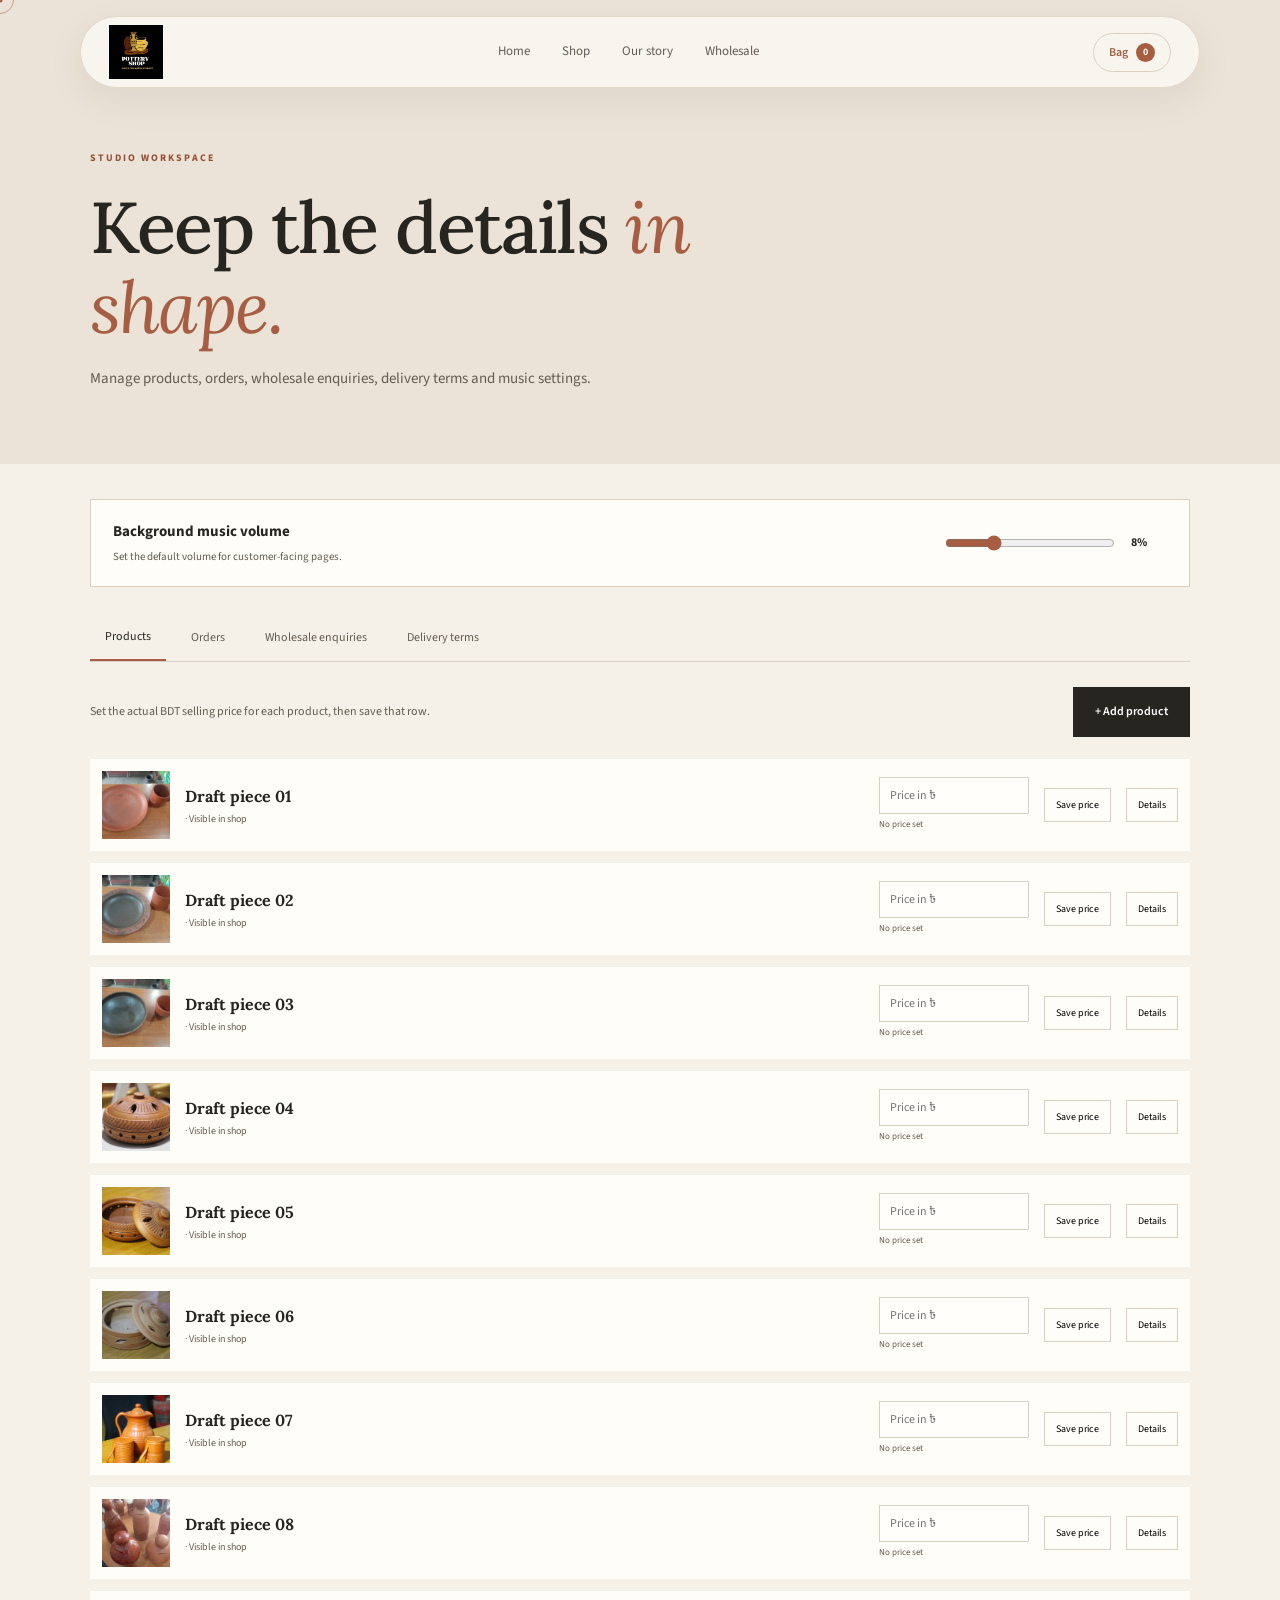
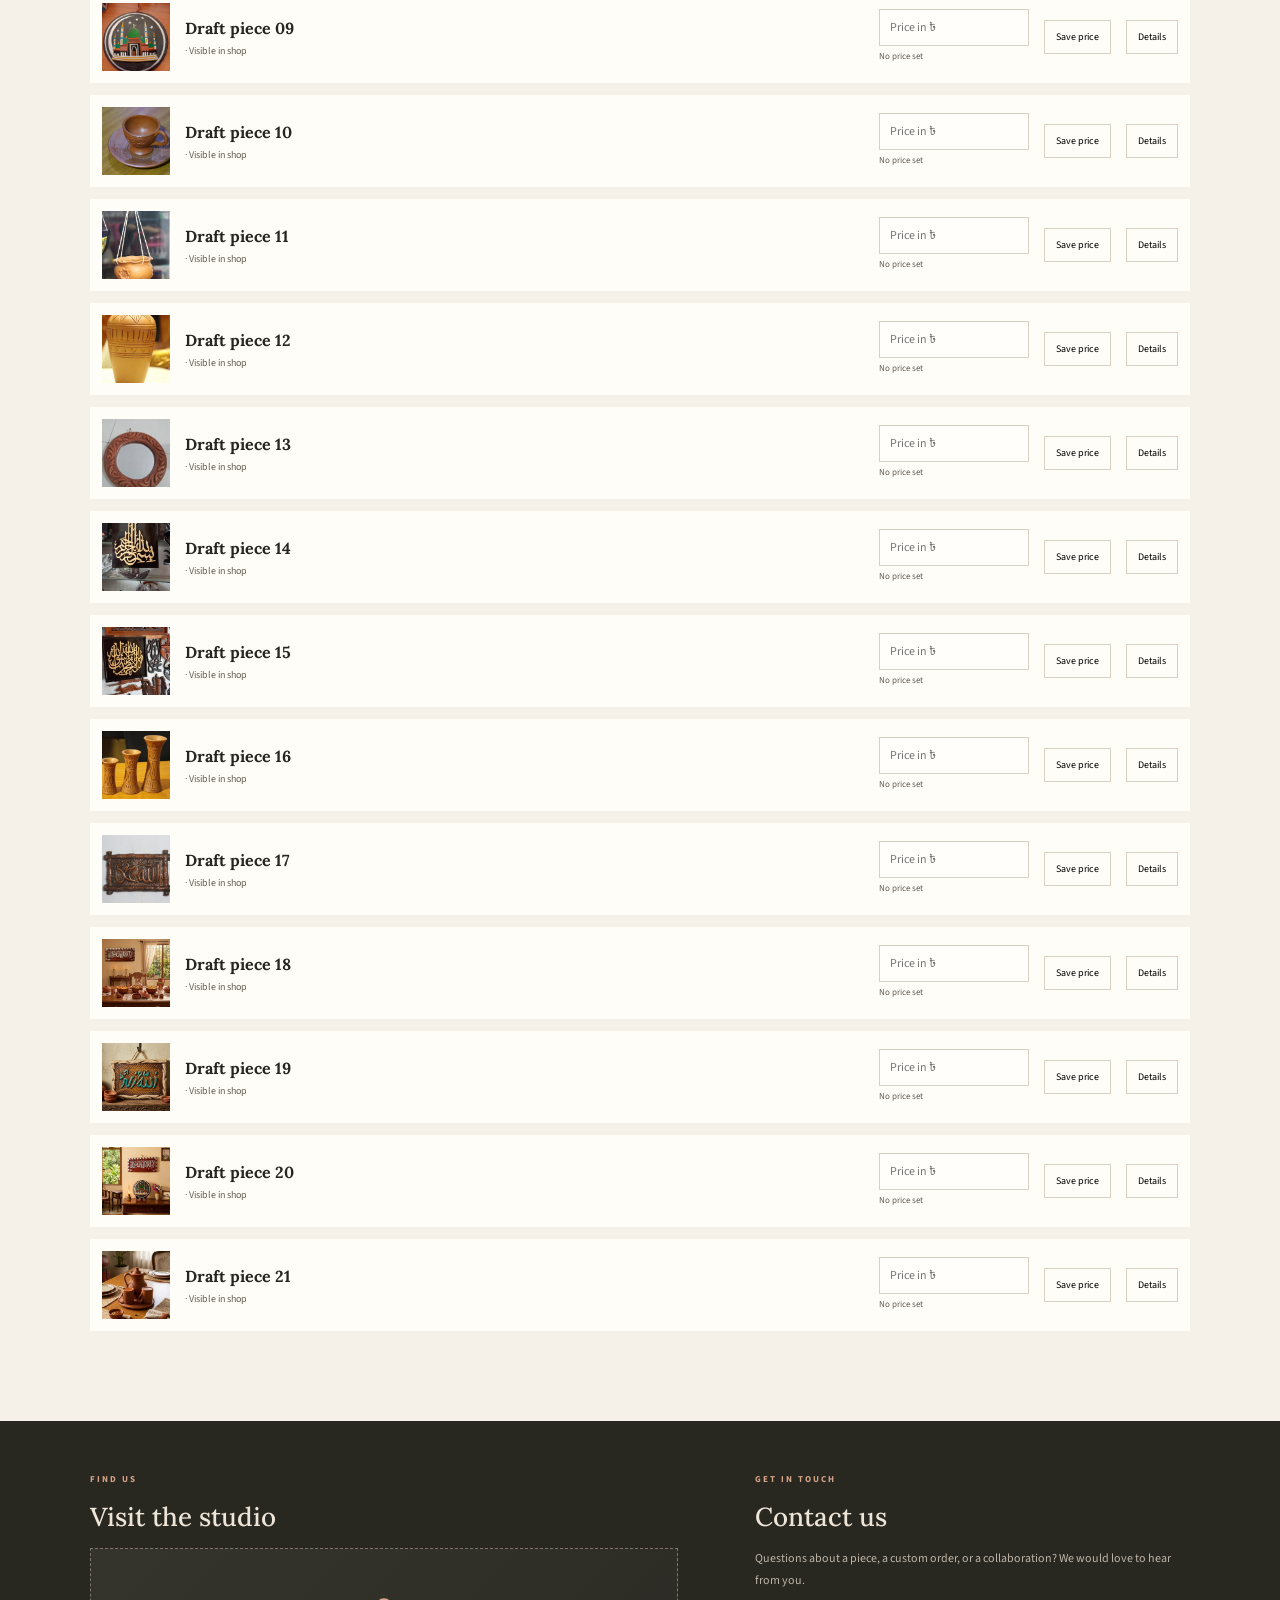
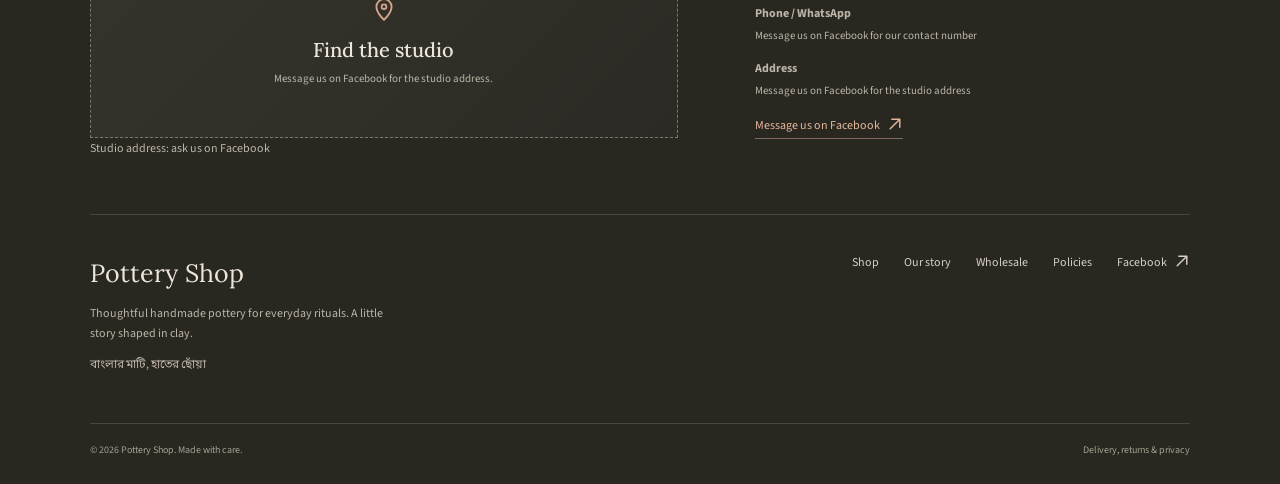
<file: admin.html>
<!doctype html>
<html lang="en"><head><meta charset="utf-8"><meta name="viewport" content="width=device-width,initial-scale=1"><meta name="theme-color" content="#f5f0e8"><meta name="robots" content="noindex,nofollow"><title>Studio Workspace — Pottery Shop</title><link rel="preconnect" href="https://fonts.googleapis.com"><link rel="preconnect" href="https://fonts.gstatic.com" crossorigin><link href="https://fonts.googleapis.com/css2?family=Lora:wght@400;500;600;700&family=Source+Sans+3:wght@400;500;600;700&family=Noto+Sans+Bengali:wght@400;500;600;700&display=swap" rel="stylesheet"><link rel="stylesheet" href="styles.css?v=20261118-fix3"></head>
<body data-page="admin"><div id="site-header"></div><main><section class="page-hero admin-hero"><span class="eyebrow">STUDIO WORKSPACE</span><h1>Keep the details <em>in shape.</em></h1><p>Manage products, orders, wholesale enquiries, delivery terms and music settings.</p></section>
<section class="section admin-section">
<div class="admin-settings"><div><strong>Background music volume</strong><p>Set the default volume for customer-facing pages.</p></div><label class="volume-control"><input id="admin-music-volume" type="range" min="0" max="30" step="1" value="8"><output id="admin-music-volume-value">8%</output></label></div><div class="admin-tabs"><button class="admin-tab active" data-admin-tab="products" type="button">Products</button><button class="admin-tab" data-admin-tab="orders" type="button">Orders</button><button class="admin-tab" data-admin-tab="enquiries" type="button">Wholesale enquiries</button><button class="admin-tab" data-admin-tab="terms" type="button">Delivery terms</button></div><div id="admin-content"></div></section></main><div id="site-footer"></div><div id="ui-root"></div><script src="app.js?v=20261118-fix3" defer></script><script src="site-enhancements.js?v=20261118-fix3" defer></script></body></html>
</file>
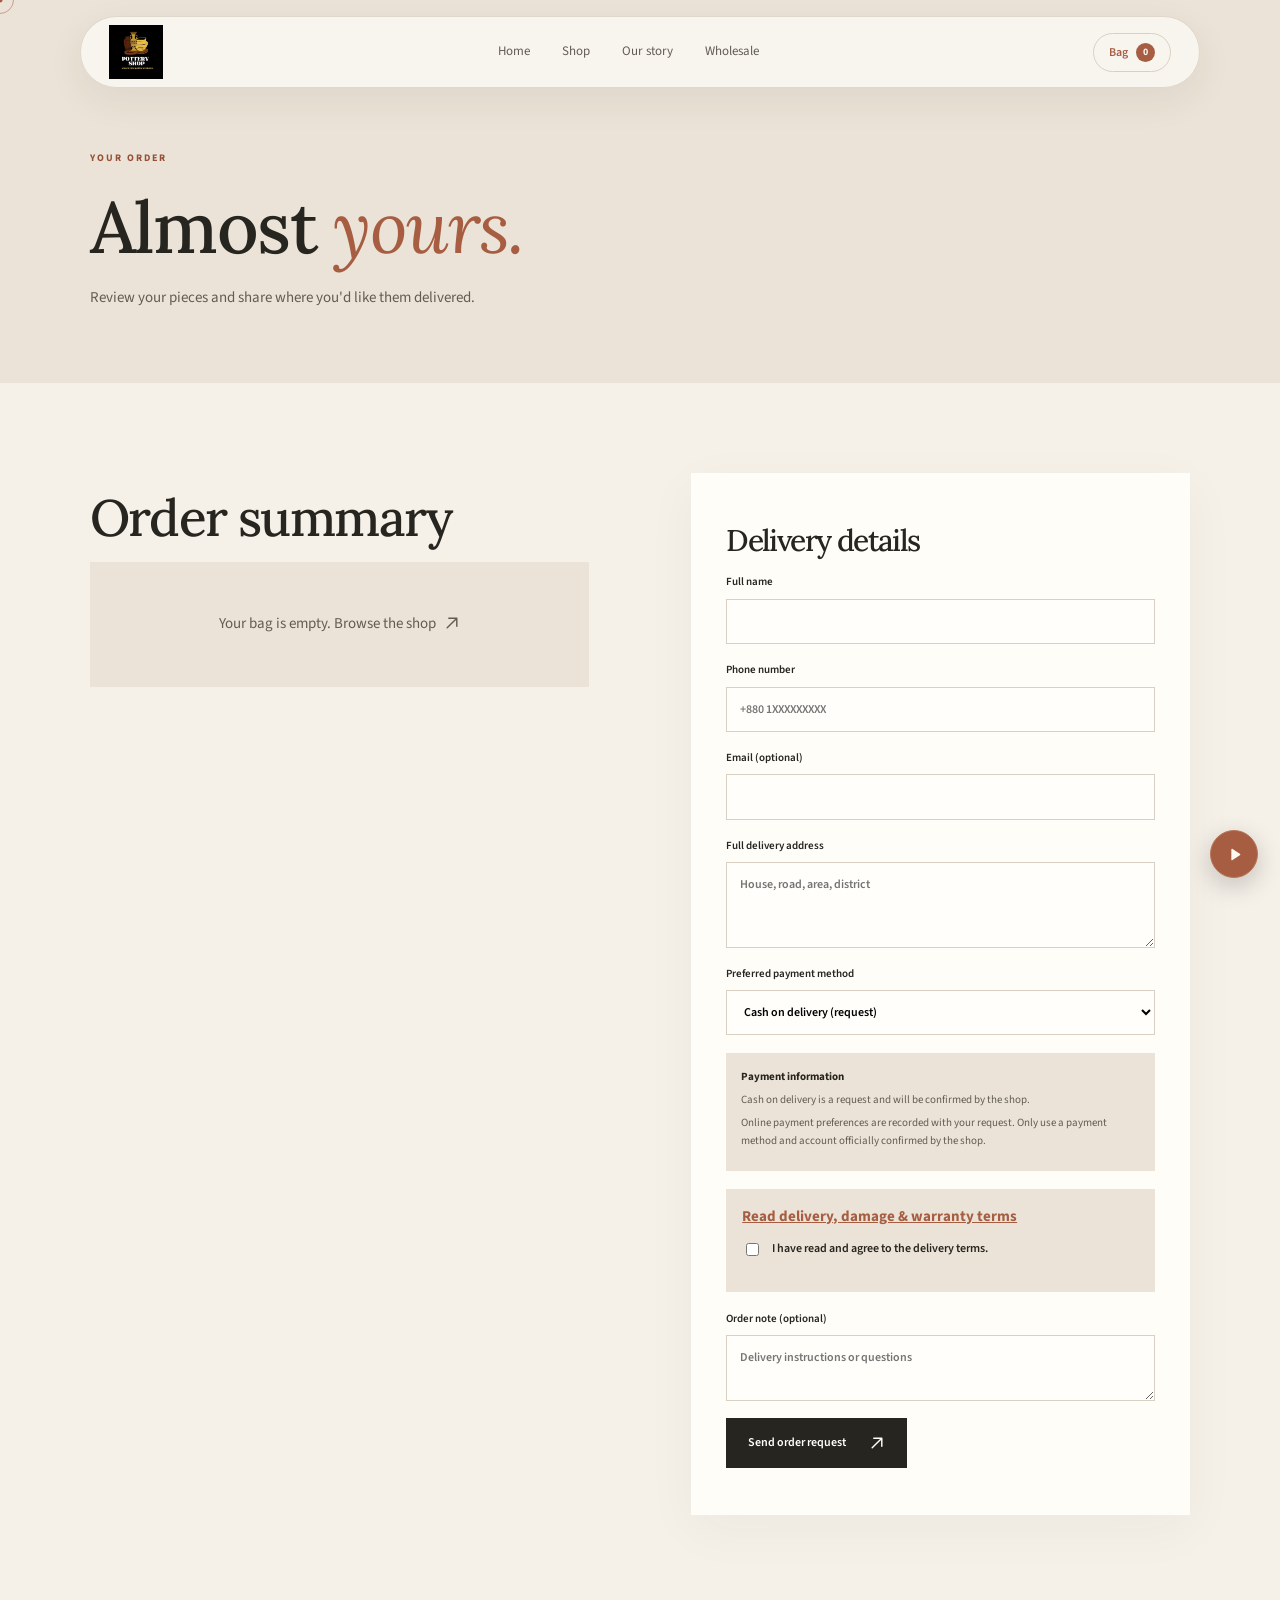
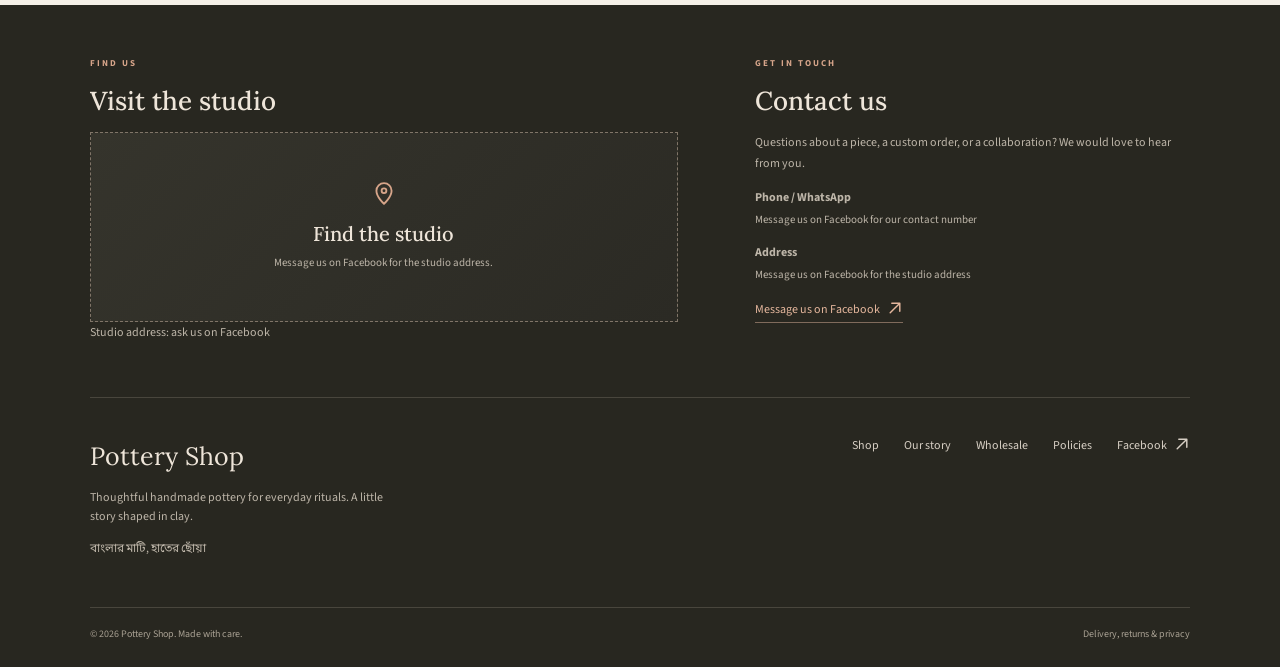
<file: checkout.html>
<!doctype html>
<html lang="en">
<head>
<meta charset="utf-8"><meta name="viewport" content="width=device-width,initial-scale=1"><meta name="theme-color" content="#f5f0e8">
<meta name="description" content="Review your pottery order and request delivery in Bangladesh.">
<title>Checkout — Pottery Shop</title>
<link rel="preconnect" href="https://fonts.googleapis.com"><link rel="preconnect" href="https://fonts.gstatic.com" crossorigin>
<link href="https://fonts.googleapis.com/css2?family=Lora:wght@400;500;600;700&family=Source+Sans+3:wght@400;500;600;700&family=Noto+Sans+Bengali:wght@400;500;600;700&display=swap" rel="stylesheet"><link rel="stylesheet" href="styles.css?v=20261118-fix3">
</head>
<body data-page="checkout">
<div id="slow-loader" class="slow-loader" aria-hidden="true"><div class="loader-wheel"><div class="loader-clay"></div><div class="loader-vase"></div></div><p>Taking a little time to shape something lovely…</p></div><div id="site-header"></div><main>
<section class="page-hero"><span class="eyebrow">YOUR ORDER</span><h1>Almost <em>yours.</em></h1><p>Review your pieces and share where you'd like them delivered.</p></section>
<section class="section checkout-layout"><div><h2>Order summary</h2><div id="checkout-items" class="checkout-items"></div></div>
<form id="checkout-form" class="form-card"><h2>Delivery details</h2>
<label>Full name<input name="name" autocomplete="name" required></label>
<label>Phone number<input name="phone" type="tel" autocomplete="tel" inputmode="tel" required placeholder="+880 1XXXXXXXXX" pattern="[+0-9 -]{11,20}" title="Bangladesh mobile number, for example 017XXXXXXXX"></label>
<label>Email (optional)<input name="email" type="email" autocomplete="email"></label>
<label>Full delivery address<textarea name="address" rows="3" autocomplete="street-address" required placeholder="House, road, area, district"></textarea></label>
<label>Preferred payment method<select name="payment" id="payment-method" required><option value="cod">Cash on delivery (request)</option><option value="bkash">bKash</option><option value="nagad">Nagad</option><option value="rocket">Rocket</option><option value="card">Debit / credit card</option></select></label>
<div class="payment-note"><strong>Payment information</strong><p id="payment-explainer">Cash on delivery is a request and will be confirmed by the shop.</p><p>Online payment preferences are recorded with your request. Only use a payment method and account officially confirmed by the shop.</p></div>
<div class="delivery-terms-accept"><a href="#" id="open-delivery-terms">Read delivery, damage &amp; warranty terms</a><label class="check-line"><input type="checkbox" name="acceptTerms" required> I have read and agree to the delivery terms.</label></div>
<label>Order note (optional)<textarea name="note" rows="2" placeholder="Delivery instructions or questions"></textarea></label>
<button class="btn btn-dark" type="submit">Send order request <svg class="inline-icon" viewBox="0 0 20 20" aria-hidden="true"><path d="M4 16 16 4M6 4h10v10"/></svg></button>
<div id="checkout-feedback" class="feedback" role="status"></div>
</form></section></main><div id="site-footer"></div><div id="ui-root"></div><script src="app.js?v=20261118-fix3" defer></script><script src="site-enhancements.js?v=20261118-fix3" defer></script>
</body></html>
</file>
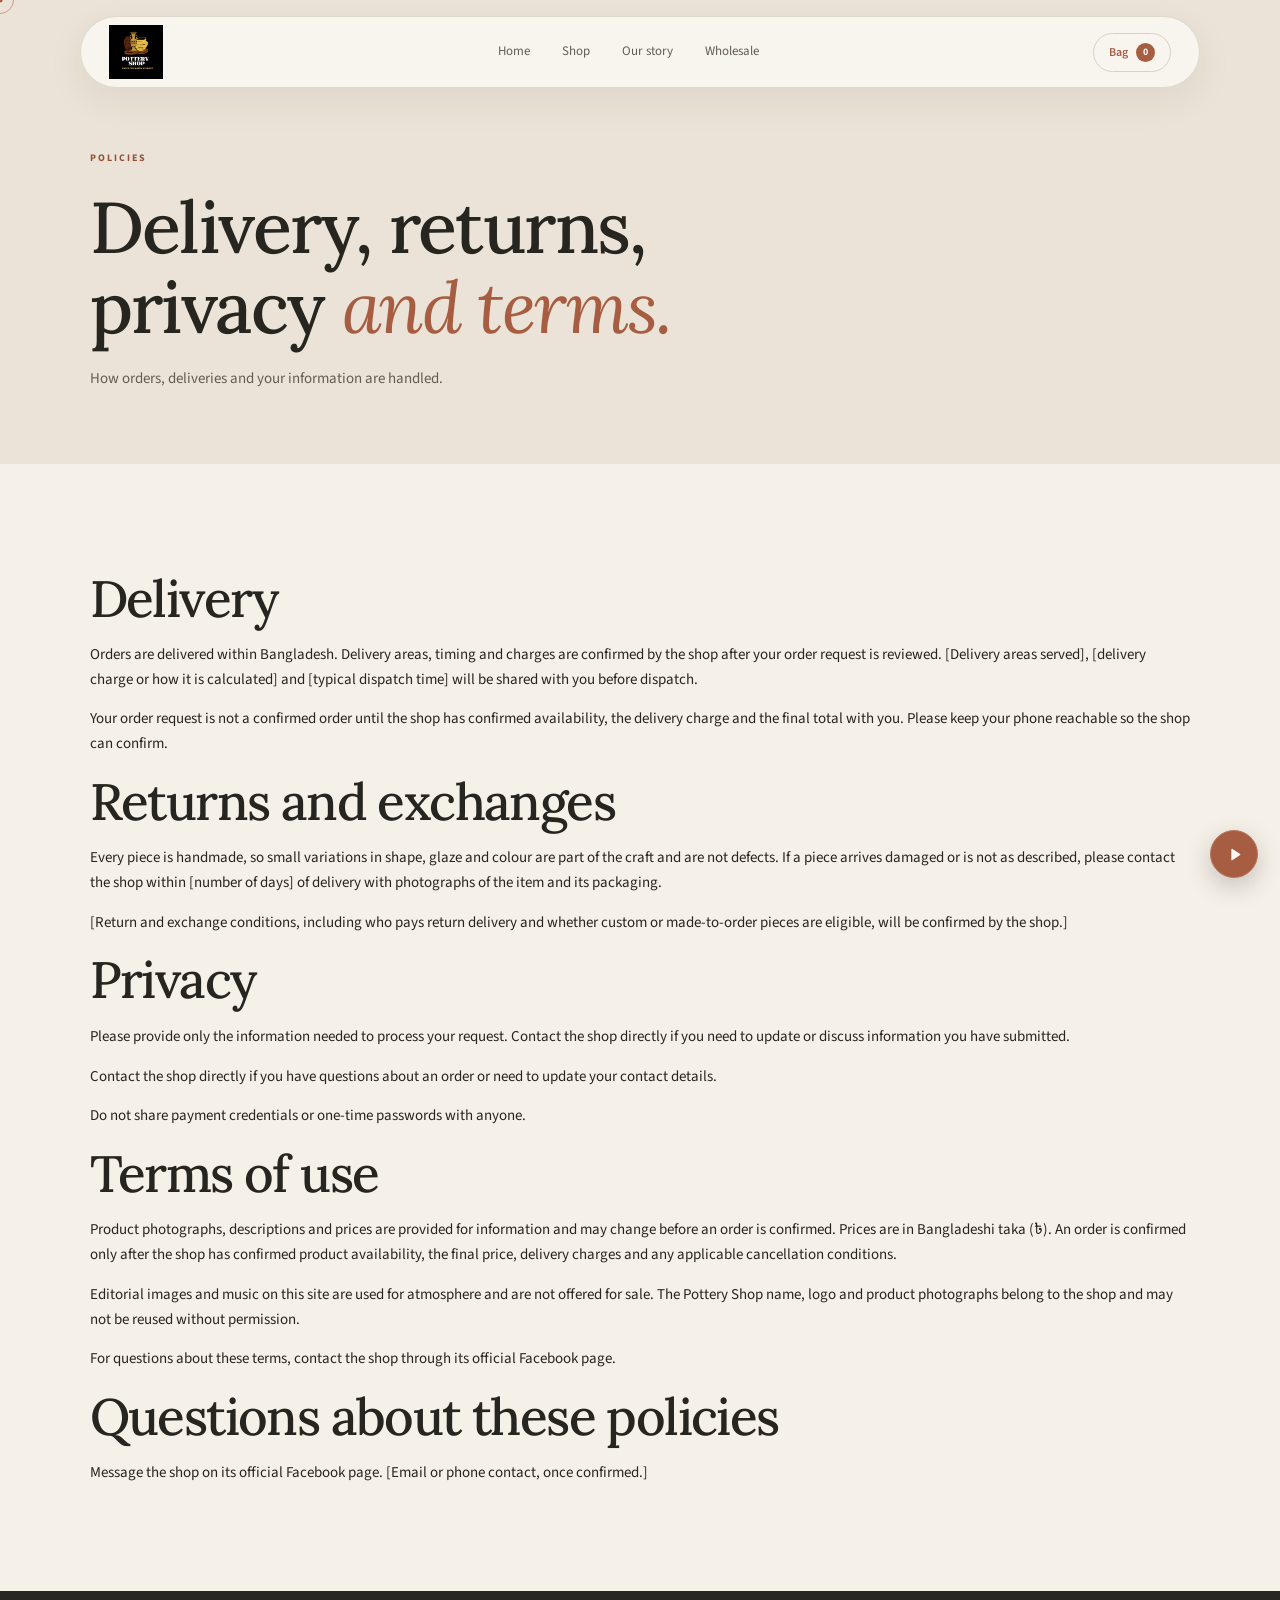
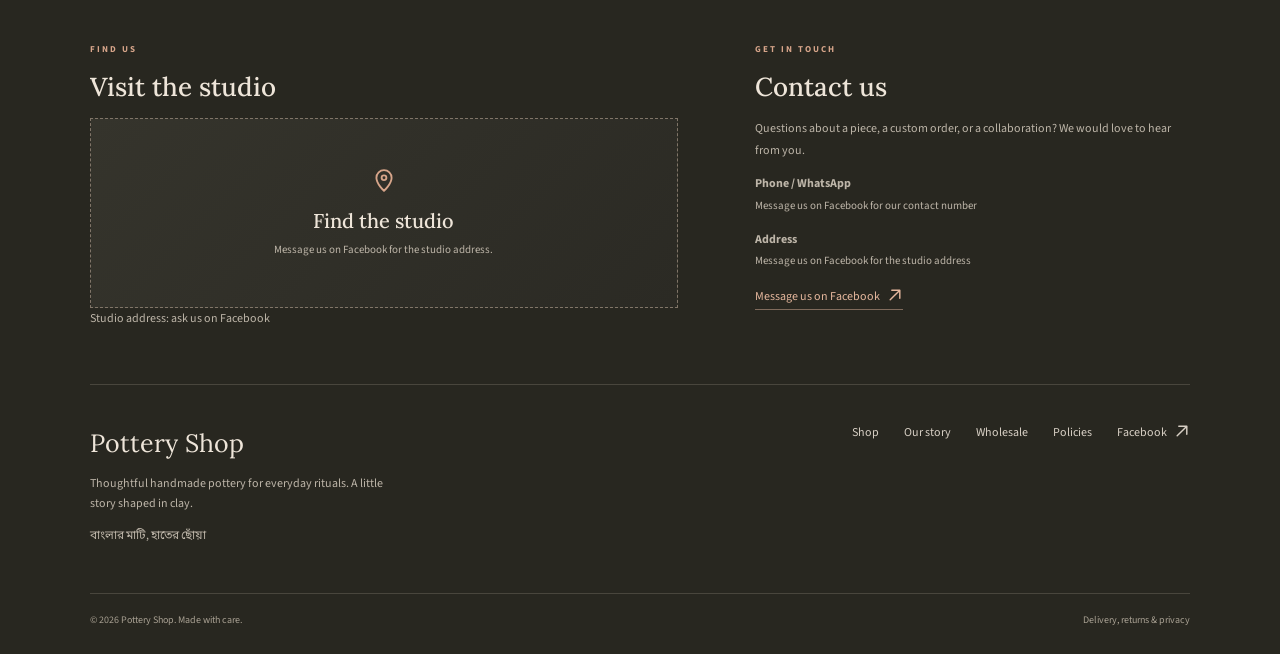
<file: policies.html>
<!doctype html>
<html lang="en">
  <head>
    <meta charset="utf-8" />
    <meta name="viewport" content="width=device-width,initial-scale=1" />
    <meta name="theme-color" content="#f5f0e8" />
    <meta name="description" content="Delivery, returns, privacy and terms for Pottery Shop orders in Bangladesh." />
    <title>Policies — Pottery Shop</title>
    <link rel="preconnect" href="https://fonts.googleapis.com" />
    <link rel="preconnect" href="https://fonts.gstatic.com" crossorigin />
    <link
      href="https://fonts.googleapis.com/css2?family=Lora:wght@400;500;600;700&family=Source+Sans+3:wght@400;500;600;700&family=Noto+Sans+Bengali:wght@400;500;600;700&display=swap"
      rel="stylesheet"
    />
    <link rel="stylesheet" href="styles.css?v=20261118-fix3" />
  </head>
  <body data-page="policies">
    <div id="slow-loader" class="slow-loader" aria-hidden="true">
      <div class="loader-wheel">
        <div class="loader-clay"></div>
        <div class="loader-vase"></div>
      </div>
      <p>Taking a little time to shape something lovely…</p>
    </div>
    <div id="site-header"></div>
    <main>
      <section class="page-hero">
        <span class="eyebrow">POLICIES</span>
        <h1>Delivery, returns, privacy <em>and terms.</em></h1>
        <p>How orders, deliveries and your information are handled.</p>
      </section>
      <section class="section policy-section">
        

        <h2 id="delivery">Delivery</h2>
        <p>Orders are delivered within Bangladesh. Delivery areas, timing and charges are confirmed by the shop after your order request is reviewed. [Delivery areas served], [delivery charge or how it is calculated] and [typical dispatch time] will be shared with you before dispatch.</p>
        <p>Your order request is not a confirmed order until the shop has confirmed availability, the delivery charge and the final total with you. Please keep your phone reachable so the shop can confirm.</p>

        <h2 id="returns">Returns and exchanges</h2>
        <p>Every piece is handmade, so small variations in shape, glaze and colour are part of the craft and are not defects. If a piece arrives damaged or is not as described, please contact the shop within [number of days] of delivery with photographs of the item and its packaging.</p>
        <p>[Return and exchange conditions, including who pays return delivery and whether custom or made-to-order pieces are eligible, will be confirmed by the shop.]</p>

        <h2 id="privacy">Privacy</h2>
        <p>Please provide only the information needed to process your request. Contact the shop directly if you need to update or discuss information you have submitted.</p>
        <p>Contact the shop directly if you have questions about an order or need to update your contact details.</p>
        <p>Do not share payment credentials or one-time passwords with anyone.</p>

        <h2 id="terms">Terms of use</h2>
        <p>Product photographs, descriptions and prices are provided for information and may change before an order is confirmed. Prices are in Bangladeshi taka (৳). An order is confirmed only after the shop has confirmed product availability, the final price, delivery charges and any applicable cancellation conditions.</p>
        <p>Editorial images and music on this site are used for atmosphere and are not offered for sale. The Pottery Shop name, logo and product photographs belong to the shop and may not be reused without permission.</p>
        <p>For questions about these terms, contact the shop through its official Facebook page.</p>

        <h2 id="contact">Questions about these policies</h2>
        <p>Message the shop on its official Facebook page. [Email or phone contact, once confirmed.]</p>
      </section>
    </main>
    <div id="site-footer"></div>
    <div id="ui-root"></div>
    <script src="app.js?v=20261118-fix3" defer></script>
    <script src="site-enhancements.js?v=20261118-fix3" defer></script>
  </body>
</html>
</file>
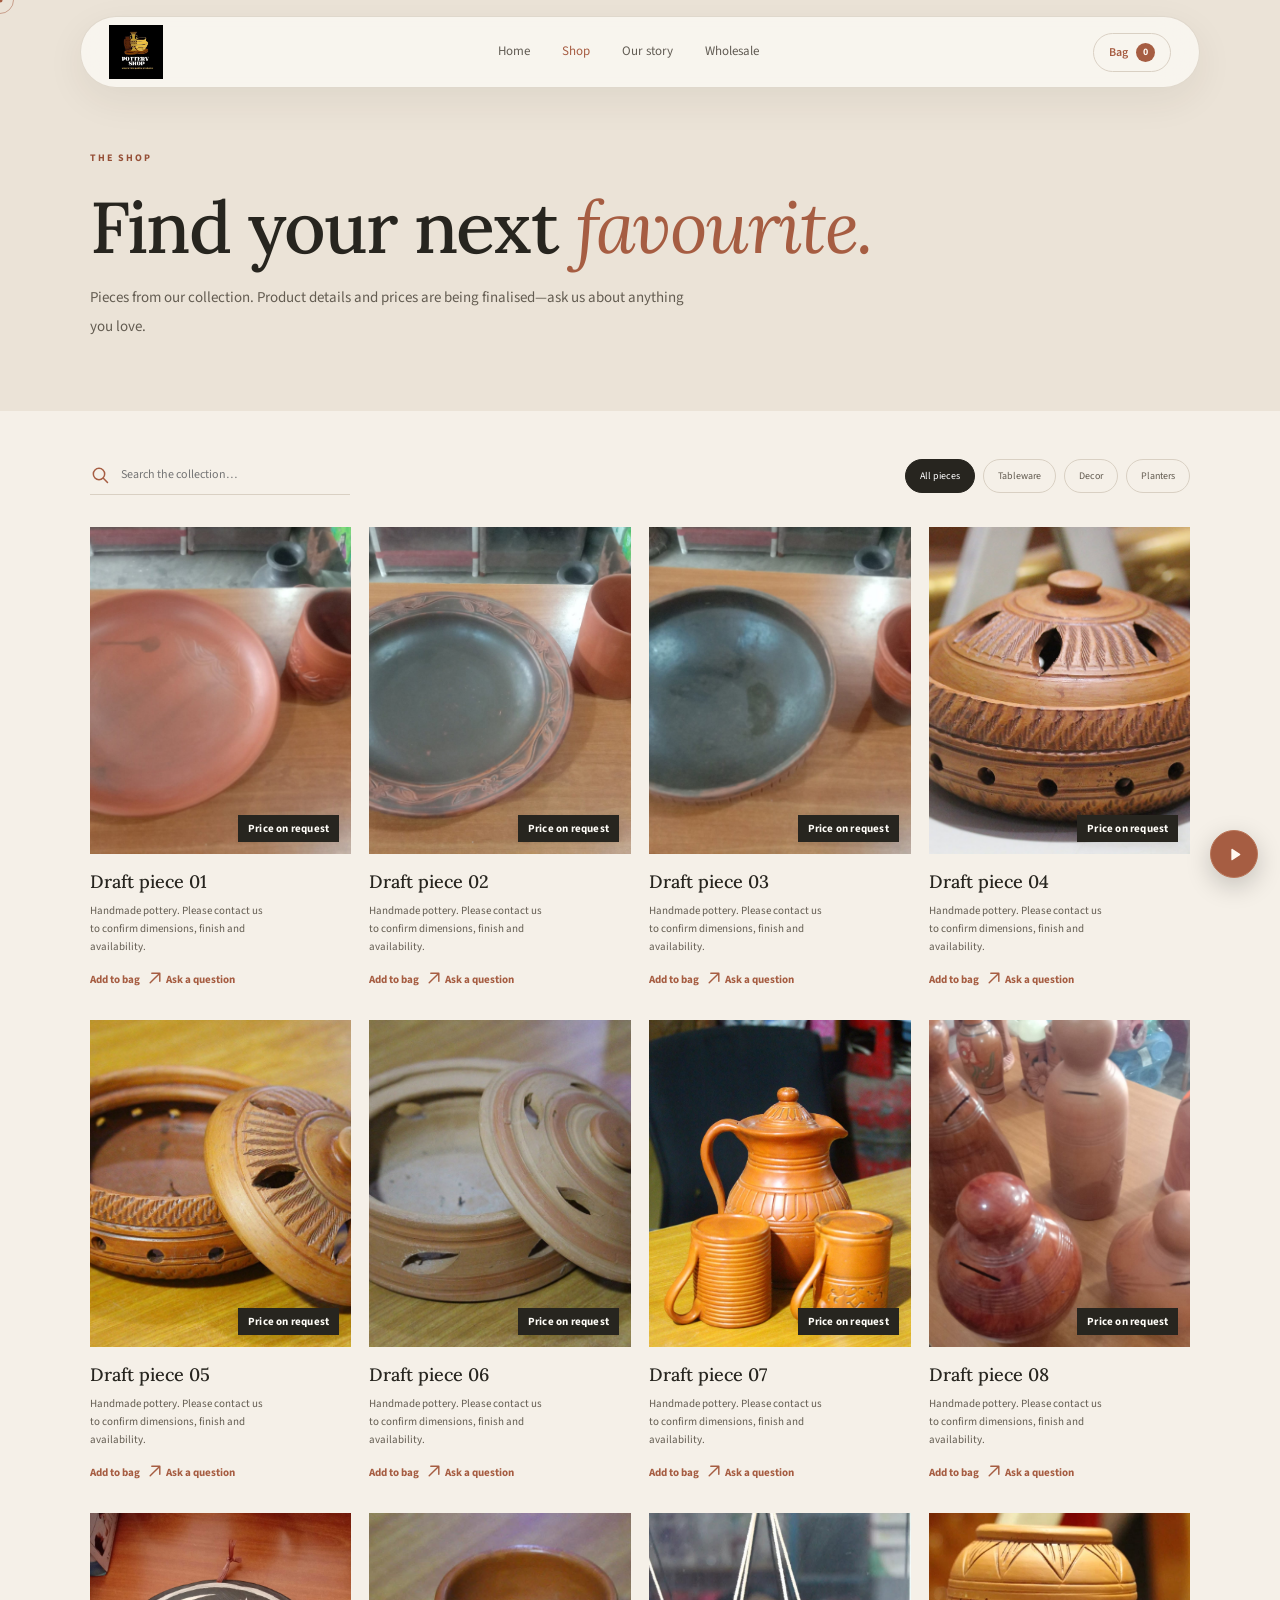
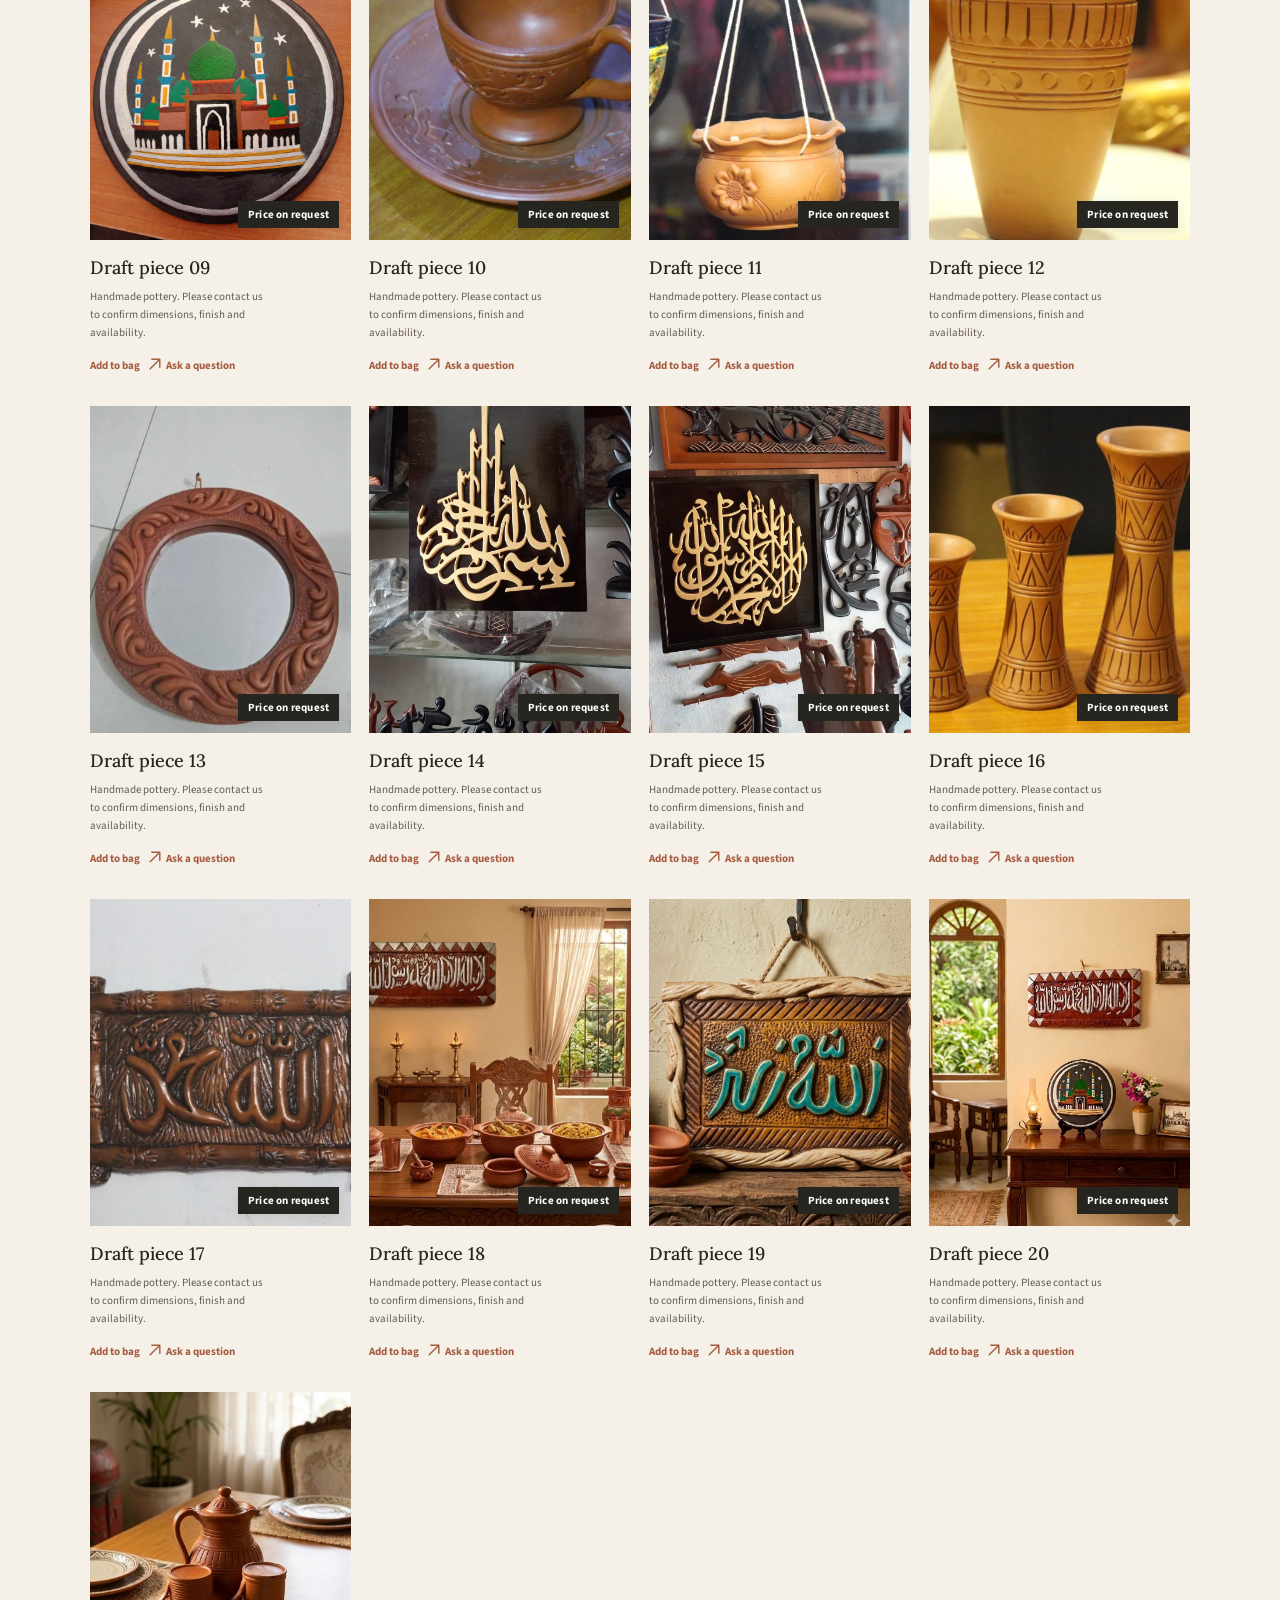
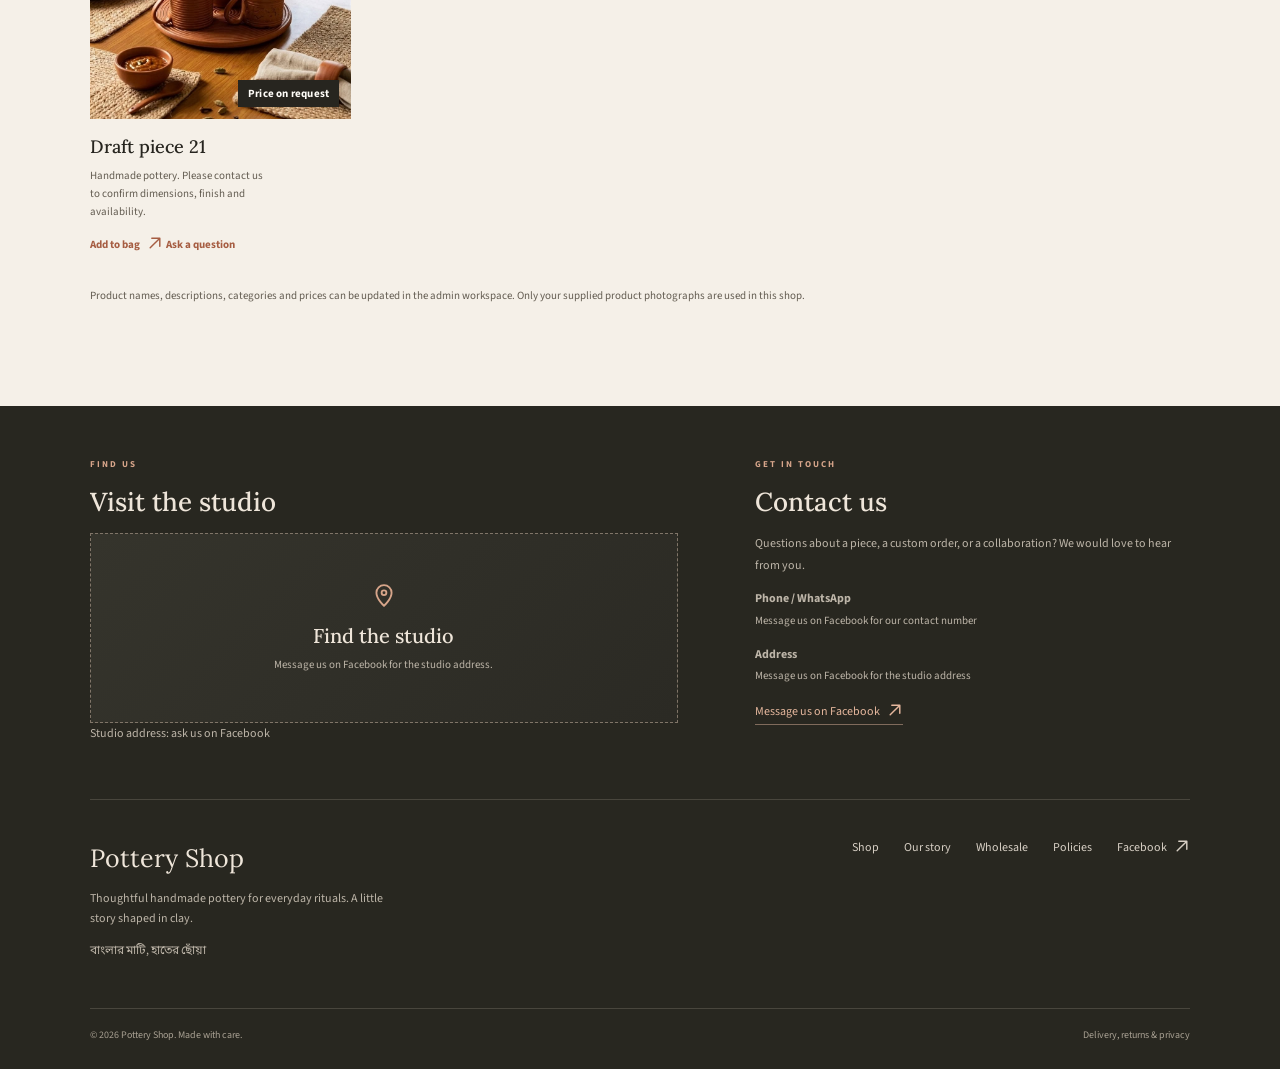
<file: shop.html>
<!doctype html>
<html lang="en">
  <head>
    <meta charset="utf-8" />
    <meta name="viewport" content="width=device-width,initial-scale=1" />
    <meta name="theme-color" content="#f5f0e8" />
    <meta name="description" content="Browse handmade pottery pieces." />
    <title>Shop — Pottery Shop</title>
    <link rel="preconnect" href="https://fonts.googleapis.com" />
    <link rel="preconnect" href="https://fonts.gstatic.com" crossorigin />
    <link
      href="https://fonts.googleapis.com/css2?family=Lora:wght@400;500;600;700&family=Source+Sans+3:wght@400;500;600;700&family=Noto+Sans+Bengali:wght@400;500;600;700&display=swap"
      rel="stylesheet"
    />
    <link rel="stylesheet" href="styles.css?v=20261118-fix3" />
  </head>
  <body data-page="shop">
    <div id="slow-loader" class="slow-loader" aria-hidden="true">
      <div class="loader-wheel">
        <div class="loader-clay"></div>
        <div class="loader-vase"></div>
      </div>
      <p>Taking a little time to shape something lovely…</p>
    </div>
    <div id="site-header"></div>
    <main>
      <section class="page-hero">
        <span class="eyebrow">THE SHOP</span>
        <h1>Find your next <em>favourite.</em></h1>
        <p>
          Pieces from our collection. Product details and prices are being
          finalised—ask us about anything you love.
        </p>
      </section>
      <section class="section shop-section">
        <div class="shop-toolbar">
          <label class="search-box"
            ><span><svg class="search-icon" viewBox="0 0 24 24" aria-hidden="true"><circle cx="10.8" cy="10.8" r="6.8"/><path d="m16 16 5 5"/></svg></span
            ><input
              id="product-search"
              type="search"
              placeholder="Search the collection…"
              aria-label="Search products"
          /></label>
          <div class="filters" id="category-filters">
            <button class="filter active" data-filter="all">All pieces</button
            ><button class="filter" data-filter="tableware">Tableware</button
            ><button class="filter" data-filter="decor">Decor</button
            ><button class="filter" data-filter="planters">Planters</button>
          </div>
        </div>
        <div id="shop-products" class="product-grid"></div>
        <p class="shop-footnote">
          Product names, descriptions, categories and prices can be updated in
          the admin workspace. Only your supplied product photographs are used
          in this shop.
        </p>
      </section>
    </main>
    <div id="site-footer"></div>
    <div id="ui-root"></div>
    <script src="app.js?v=20261118-fix3" defer></script>
    <script src="site-enhancements.js?v=20261118-fix3" defer></script>
  </body>
</html>
</file>
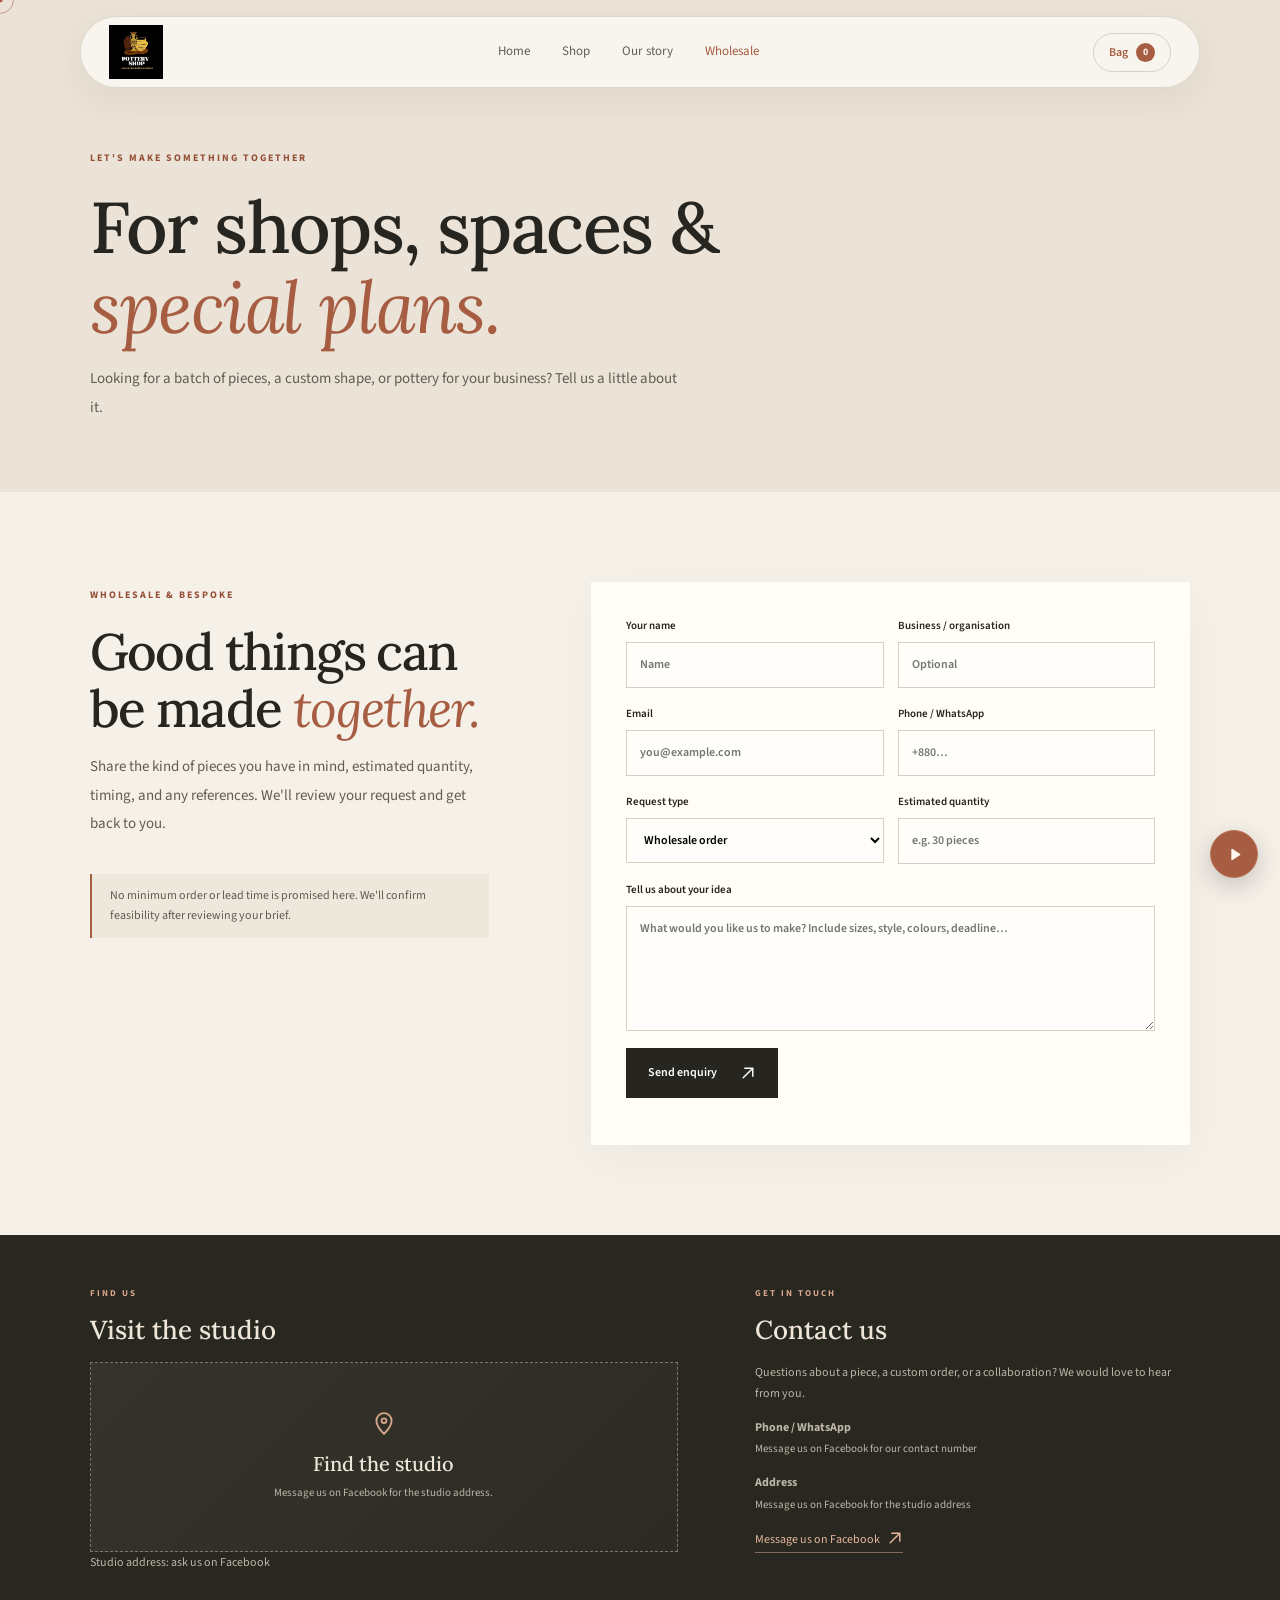
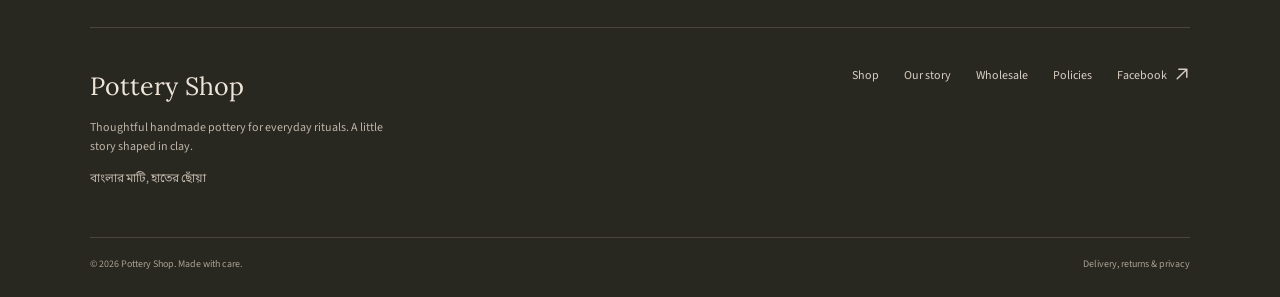
<file: wholesale.html>
<!doctype html>
<html lang="en">
  <head>
    <meta charset="utf-8" />
    <meta name="viewport" content="width=device-width,initial-scale=1" />
    <meta name="theme-color" content="#f5f0e8" />
    <meta name="description" content="Enquire about wholesale and custom pottery orders from Pottery Shop, Bangladesh." />
    <title>Wholesale & Custom Orders — Pottery Shop</title>
    <link rel="preconnect" href="https://fonts.googleapis.com" />
    <link rel="preconnect" href="https://fonts.gstatic.com" crossorigin />
    <link
      href="https://fonts.googleapis.com/css2?family=Lora:wght@400;500;600;700&family=Source+Sans+3:wght@400;500;600;700&family=Noto+Sans+Bengali:wght@400;500;600;700&display=swap"
      rel="stylesheet"
    />
    <link rel="stylesheet" href="styles.css?v=20261118-fix3" />
  </head>
  <body data-page="wholesale">
    <div id="slow-loader" class="slow-loader" aria-hidden="true">
      <div class="loader-wheel">
        <div class="loader-clay"></div>
        <div class="loader-vase"></div>
      </div>
      <p>Taking a little time to shape something lovely…</p>
    </div>
    <div id="site-header"></div>
    <main>
      <section class="page-hero">
        <span class="eyebrow">LET'S MAKE SOMETHING TOGETHER</span>
        <h1>For shops, spaces & <em>special plans.</em></h1>
        <p>
          Looking for a batch of pieces, a custom shape, or pottery for your
          business? Tell us a little about it.
        </p>
      </section>
      <section class="section wholesale-layout">
        <div class="wholesale-aside">
          <span class="eyebrow">WHOLESALE & BESPOKE</span>
          <h2>Good things can be made <em>together.</em></h2>
          <p>
            Share the kind of pieces you have in mind, estimated quantity,
            timing, and any references. We'll review your request and get back
            to you.
          </p>
          <div class="aside-note">
            No minimum order or lead time is promised here. We'll confirm
            feasibility after reviewing your brief.
          </div>
        </div>
        <form id="wholesale-form" class="form-card">
          <div class="form-row">
            <label
              >Your name<input name="name" required placeholder="Name" /></label
            ><label
              >Business / organisation<input
                name="business"
                placeholder="Optional"
            /></label>
          </div>
          <div class="form-row">
            <label
              >Email<input
                name="email"
                type="email"
                required
                placeholder="you@example.com" /></label
            ><label
              >Phone / WhatsApp<input name="phone" required placeholder="+880…" pattern="[+0-9 -]{11,20}" title="Bangladesh mobile number, for example 017XXXXXXXX"
            /></label>
          </div>
          <div class="form-row">
            <label
              >Request type<select name="type">
                <option>Wholesale order</option>
                <option>Custom pottery</option>
                <option>Interior / hospitality project</option>
                <option>Other</option>
              </select></label
            ><label
              >Estimated quantity<input
                name="quantity"
                placeholder="e.g. 30 pieces"
            /></label>
          </div>
          <label
            >Tell us about your idea<textarea
              name="message"
              rows="5"
              required
              placeholder="What would you like us to make? Include sizes, style, colours, deadline…"
            ></textarea></label
          ><button class="btn btn-dark" type="submit">
            Send enquiry <svg class="inline-icon" viewBox="0 0 20 20" aria-hidden="true"><path d="M4 16 16 4M6 4h10v10"/></svg>
          </button>
          
          <div id="wholesale-feedback" class="feedback" role="status"></div>
        </form>
      </section>
    </main>
    <div id="site-footer"></div>
    <div id="ui-root"></div>
    <script src="app.js?v=20261118-fix3" defer></script>
    <script src="site-enhancements.js?v=20261118-fix3" defer></script>
  </body>
</html>
</file>
<file: styles.css>
:root {
  --paper: #f5f0e8;
  --paper2: #ebe3d7;
  --ink: #27251f;
  --muted: #635c51;
  --clay: #a65d42;
  --clay2: #d7a58a;
  --line: #d9d0c3;
  --white: #fffdf8;
  --serif: "Lora", "Noto Sans Bengali", Georgia, serif;
  --sans: "Source Sans 3", "Noto Sans Bengali", "Segoe UI", Arial, sans-serif;
}
* {
  box-sizing: border-box;
}
html {
  scroll-behavior: smooth;
}
body {
  margin: 0;
  background: var(--paper);
  color: var(--ink);
  font-family: var(--sans);
  font-size: 15px;
  line-height: 1.65;
}
a {
  color: inherit;
  text-decoration: none;
}
button,
input,
textarea,
select {
  font: inherit;
}
button {
  cursor: pointer;
}
.site-header {
  height: 82px;
  padding: 0 clamp(22px, 6vw, 88px);
  display: flex;
  align-items: center;
  justify-content: space-between;
  border-bottom: 1px solid #ddd4c8;
  background: rgba(245, 240, 232, 0.94);
  position: sticky;
  top: 0;
  z-index: 20;
  backdrop-filter: blur(14px);
}
.brand {
  display: flex;
  align-items: center;
  gap: 11px;
  font-family: var(--serif);
  font-size: 22px;
  font-weight: 600;
  letter-spacing: -0.5px;
}
.nav {
  display: flex;
  align-items: center;
  gap: 32px;
  font-size: 13px;
}
.nav a {
  color: #625d54;
  transition: color 0.2s;
}
.nav a:hover,
.nav a.active {
  color: var(--clay);
}
.header-actions {
  display: flex;
  align-items: center;
  gap: 18px;
}
.cart-button {
  border: 1px solid var(--line);
  background: transparent;
  border-radius: 99px;
  padding: 9px 15px;
  font-size: 12px;
}
.cart-count {
  display: inline-grid;
  place-items: center;
  background: var(--clay);
  color: white;
  width: 19px;
  height: 19px;
  border-radius: 50%;
  margin-left: 6px;
  font-size: 10px;
}
.menu-toggle {
  display: none;
  border: 0;
  background: none;
  font-size: 24px;
}
.hero {
  padding: 58px clamp(22px, 7vw, 104px) 76px;
  display: grid;
  grid-template-columns: 1fr 1fr;
  gap: 7vw;
  align-items: center;
  min-height: 620px;
}
.eyebrow {
  font-size: 10px;
  letter-spacing: 2px;
  font-weight: 700;
  color: #954f36;
}
h1,
h2,
h3,
p {
  margin-top: 0;
}
h1,
h2 {
  font-family: var(--serif);
  font-weight: 500;
  letter-spacing: -1.6px;
  line-height: 1.12;
}
h1 {
  font-size: clamp(48px, 6.2vw, 82px);
  margin: 20px 0;
}
h2 {
  font-size: clamp(34px, 4vw, 54px);
  margin: 16px 0;
}
h1 em,
h2 em,
blockquote em {
  font-weight: 400;
  color: var(--clay);
}
.hero-copy > p,
.page-hero > p {
  max-width: 470px;
  color: var(--muted);
  font-size: 15px;
  line-height: 1.9;
}
.hero-actions {
  display: flex;
  align-items: center;
  gap: 28px;
  margin-top: 30px;
}
.btn {
  display: inline-flex;
  justify-content: center;
  align-items: center;
  gap: 18px;
  border: 1px solid transparent;
  padding: 14px 21px;
  font-size: 12px;
  font-weight: 600;
  transition:
    transform 0.25s,
    background 0.25s,
    border 0.25s;
}
.btn:hover {
  transform: translateY(-3px);
}
.btn-dark {
  background: var(--ink);
  color: white;
}
.btn-dark:hover {
  background: var(--clay);
}
.btn-outline {
  border-color: #b9aa98;
  color: var(--ink);
  background: transparent;
}
.btn-light {
  background: var(--paper);
  color: var(--ink);
}
.text-link {
  font-size: 12px;
  font-weight: 600;
  border-bottom: 1px solid #b9aa98;
  padding-bottom: 5px;
}
.hero-note {
  display: flex;
  align-items: center;
  gap: 12px;
  margin-top: 60px;
  font-size: 12px;
  line-height: 1.4;
}
.hero-note small {
  color: var(--muted);
}
.note-mark {
  font-size: 25px;
  color: var(--clay);
}
.hero-art {
  height: 500px;
  position: relative;
  padding: 0 20px 20px 0;
}
.hero-art:before {
  content: "";
  position: absolute;
  inset: 20px 0 0 20px;
  background: var(--paper2);
}
.hero-photo {
  position: relative;
  width: 100%;
  height: 100%;
  object-fit: cover;
  object-position: center;
}
.hero-stamp {
  position: absolute;
  right: -23px;
  top: 38px;
  background: var(--clay);
  color: white;
  width: 94px;
  height: 94px;
  border-radius: 50%;
  display: grid;
  place-content: center;
  text-align: center;
  font-size: 9px;
  line-height: 1.5;
  letter-spacing: 1px;
  transform: rotate(10deg);
}
.hero-stamp b {
  font-size: 18px;
}
.image-caption {
  position: absolute;
  bottom: 0;
  left: 30px;
  background: var(--white);
  padding: 10px 15px;
  font-family: var(--serif);
  font-style: italic;
  font-size: 12px;
}
.ticker {
  overflow: hidden;
  background: var(--clay);
  color: #fff4e9;
  padding: 15px 0;
  white-space: nowrap;
  font-size: 10px;
  letter-spacing: 3px;
  font-weight: 600;
}
.ticker-track {
  display: flex;
  width: max-content;
  animation: marquee 30s linear infinite;
  will-change: transform;
}
.ticker-group {
  display: flex;
  flex: 0 0 auto;
  align-items: center;
  white-space: nowrap;
}
.ticker span {
  padding: 0 28px;
  color: #fff4e9;
}
@keyframes marquee {
  from { transform: translateX(0); }
  to { transform: translateX(-50%); }
}
.section {
  padding: 90px clamp(22px, 7vw, 104px);
}
.section-head {
  display: flex;
  justify-content: space-between;
  align-items: end;
  margin-bottom: 32px;
}
.section-head h2 {
  margin-bottom: 0;
}
.product-grid {
  display: grid;
  grid-template-columns: repeat(4, minmax(0, 1fr));
  gap: 28px 18px;
}
.product-card {
  min-width: 0;
}
.product-image {
  aspect-ratio: 4/5;
  background: var(--paper2);
  overflow: hidden;
  position: relative;
}
.product-image img {
  width: 100%;
  height: 100%;
  object-fit: cover;
  transition: transform 0.7s cubic-bezier(0.2, 0.7, 0.2, 1);
}
.product-card:hover .product-image img {
  transform: scale(1.045);
}
.product-tag {
  position: absolute;
  top: 12px;
  left: 12px;
  background: var(--paper);
  padding: 6px 9px;
  font-size: 9px;
  letter-spacing: 1px;
  text-transform: uppercase;
}
.product-info {
  display: flex;
  justify-content: space-between;
  gap: 10px;
  padding-top: 13px;
}
.product-info h3 {
  font-family: var(--serif);
  font-size: 18px;
  font-weight: 500;
  margin: 0;
}
.product-info p {
  font-size: 11px;
  color: var(--muted);
  margin: 5px 0;
}
.product-cta {
  border: 0;
  background: none;
  padding: 0;
  margin-top: 9px;
  color: var(--clay);
  font-size: 11px;
  font-weight: 700;
}
.process-band {
  display: grid;
  grid-template-columns: 1fr 1fr;
  background: var(--paper2);
  min-height: 470px;
}
.process-image img {
  width: 100%;
  height: 100%;
  object-fit: cover;
  max-height: 560px;
}
.process-copy {
  padding: 70px clamp(30px, 7vw, 100px);
  align-self: center;
}
.process-copy p {
  color: var(--muted);
  line-height: 1.9;
  max-width: 440px;
  margin: 25px 0;
}
.values {
  display: grid;
  grid-template-columns: repeat(3, 1fr);
  gap: 40px;
}
.value-card {
  border-top: 1px solid var(--line);
  padding-top: 20px;
}
.value-card span {
  font-size: 9px;
  letter-spacing: 2px;
  color: #954f36;
}
.value-card h3 {
  font-family: var(--serif);
  font-size: 25px;
  font-weight: 500;
  margin: 16px 0 8px;
}
.value-card p {
  font-size: 13px;
  color: var(--muted);
  max-width: 300px;
}
.newsletter {
  background: var(--clay);
  color: #fff8f0;
  text-align: center;
  padding: 85px 20px;
}
.newsletter .eyebrow {
  color: #ffe9dc;
}
.newsletter h2 {
  font-size: clamp(35px, 4.5vw, 58px);
}
.newsletter h2 em {
  color: #f0c2a7;
}
.newsletter p {
  color: #fff8f0;
  margin: 20px auto 28px;
}
.site-footer {
  padding: 45px clamp(22px, 7vw, 104px) 25px;
  background: #282720;
  color: #eee5d9;
}
.footer-top {
  display: flex;
  justify-content: space-between;
  gap: 40px;
  padding-bottom: 36px;
}
.footer-brand {
  font-family: var(--serif);
  font-size: 25px;
}
.footer-top p {
  color: #bdb5a8;
  font-size: 12px;
  max-width: 300px;
  margin-top: 10px;
}
.footer-links {
  display: flex;
  gap: 25px;
  font-size: 12px;
  color: #d7cfc4;
}
.footer-bottom {
  border-top: 1px solid #49463d;
  padding-top: 18px;
  display: flex;
  justify-content: space-between;
  color: #a8a092;
  font-size: 10px;
}
.page-hero {
  padding: 95px clamp(22px, 7vw, 104px) 55px;
  background: var(--paper2);
}
.page-hero h1 {
  font-size: clamp(44px, 6vw, 72px);
  max-width: 800px;
  margin: 17px 0;
}
.page-hero > p {
  max-width: 600px;
}
.shop-section {
  padding-top: 45px;
}
.shop-toolbar {
  display: flex;
  justify-content: space-between;
  gap: 20px;
  align-items: center;
  margin-bottom: 32px;
}
.search-box {
  display: flex;
  gap: 9px;
  align-items: center;
  border-bottom: 1px solid var(--line);
  padding: 8px 0;
  max-width: 260px;
  width: 100%;
  color: var(--clay);
}
.search-box input {
  background: transparent;
  border: 0;
  outline: 0;
  width: 100%;
  font-size: 12px;
}
.filters {
  display: flex;
  gap: 8px;
  flex-wrap: wrap;
}
.filter {
  border: 1px solid var(--line);
  background: transparent;
  padding: 8px 14px;
  border-radius: 99px;
  font-size: 10px;
  color: var(--muted);
}
.filter.active,
.filter:hover {
  background: var(--ink);
  border-color: var(--ink);
  color: white;
}
.shop-footnote,
.form-note {
  font-size: 11px;
  color: var(--muted);
  margin-top: 30px;
}
.story-feature {
  display: grid;
  grid-template-columns: 1.1fr 0.9fr;
  gap: 8vw;
  align-items: center;
  padding: 80px clamp(22px, 7vw, 104px);
}
.story-feature img {
  width: 100%;
  height: 480px;
  object-fit: cover;
}
.story-feature p {
  color: var(--muted);
  line-height: 1.9;
}
.story-quote {
  text-align: center;
  background: var(--paper2);
  padding-top: 65px;
  padding-bottom: 75px;
}
.story-quote > span {
  font-family: var(--serif);
  font-size: 70px;
  color: var(--clay);
  line-height: 0.8;
}
.story-quote blockquote {
  font-family: var(--serif);
  font-size: clamp(26px, 4vw, 44px);
  margin: 0;
}
.story-quote em {
  font-size: 0.65em;
}
.studio-film {
  padding: 80px clamp(22px, 7vw, 104px);
  display: grid;
  grid-template-columns: 0.8fr 1.2fr;
  gap: 7vw;
  align-items: center;
}
.studio-film p {
  color: var(--muted);
  line-height: 1.8;
}
.video-placeholder {
  aspect-ratio: 16/9;
  background: linear-gradient(130deg, #473b30, #a36a4c);
  color: white;
  display: flex;
  flex-direction: column;
  align-items: center;
  justify-content: center;
  gap: 10px;
}
.play-icon {
  width: 55px;
  height: 55px;
  border: 1px solid #fff9;
  border-radius: 50%;
  display: grid;
  place-items: center;
  padding-left: 4px;
}
.video-placeholder span {
  font-size: 10px;
  letter-spacing: 2px;
}
.video-placeholder small {
  font-size: 10px;
  color: #eee0d5;
}
.wholesale-layout,
.checkout-layout {
  display: grid;
  grid-template-columns: 0.8fr 1.2fr;
  gap: 8vw;
  align-items: start;
}
.wholesale-aside p {
  color: var(--muted);
  line-height: 1.9;
}
.aside-note {
  border-left: 2px solid var(--clay);
  padding: 12px 18px;
  margin-top: 35px;
  font-size: 12px;
  color: var(--muted);
  background: #eee7dc;
}
.form-card {
  background: var(--white);
  padding: 35px;
  box-shadow: 0 14px 50px #51432a0b;
}
.form-card h2 {
  font-size: 30px;
}
.form-card label {
  display: flex;
  flex-direction: column;
  gap: 7px;
  font-size: 11px;
  font-weight: 600;
  margin-bottom: 17px;
}
.form-card input,
.form-card textarea,
.form-card select {
  border: 1px solid var(--line);
  background: #fffefa;
  padding: 12px 13px;
  outline: 0;
  font-size: 12px;
  width: 100%;
  border-radius: 0;
}
.form-card input:focus,
.form-card textarea:focus,
.form-card select:focus {
  border-color: var(--clay);
}
.form-row {
  display: grid;
  grid-template-columns: 1fr 1fr;
  gap: 14px;
}
.feedback {
  font-size: 12px;
  color: #37694a;
  margin-top: 12px;
}
.admin-section {
  padding-top: 35px;
}
.demo-warning {
  padding: 18px 22px;
  background: #f0e4d5;
  border-left: 3px solid var(--clay);
  margin-bottom: 30px;
  font-size: 12px;
}
.demo-warning p {
  margin: 5px 0 0;
  color: var(--muted);
}
.admin-tabs {
  display: flex;
  gap: 10px;
  border-bottom: 1px solid var(--line);
  margin-bottom: 25px;
}
.admin-tab {
  background: none;
  border: 0;
  padding: 12px 15px;
  color: var(--muted);
  font-size: 12px;
}
.admin-tab.active {
  border-bottom: 2px solid var(--clay);
  color: var(--ink);
}
.admin-list {
  display: grid;
  gap: 12px;
}
.admin-row {
  display: grid;
  grid-template-columns: 68px 1fr auto;
  align-items: center;
  gap: 15px;
  background: var(--white);
  padding: 12px;
}
.admin-row img {
  width: 68px;
  height: 68px;
  object-fit: cover;
}
.admin-row strong {
  font-family: var(--serif);
  font-size: 16px;
}
.admin-row small {
  display: block;
  color: var(--muted);
  font-size: 10px;
}
.admin-row button,
.small-btn {
  border: 1px solid var(--line);
  background: transparent;
  padding: 8px 11px;
  font-size: 10px;
}
.admin-edit {
  background: var(--white);
  padding: 25px;
  margin: 20px 0;
}
.admin-edit .form-row {
  grid-template-columns: repeat(2, 1fr);
}
.check-line {
  display: flex !important;
  flex-direction: row !important;
  align-items: center;
  gap: 10px !important;
}
.check-line input {
  width: auto;
}
.checkout-layout {
  grid-template-columns: 1fr 1fr;
}
.checkout-items {
  display: grid;
  gap: 12px;
}
.checkout-line {
  display: flex;
  gap: 14px;
  align-items: center;
  border-bottom: 1px solid var(--line);
  padding-bottom: 14px;
}
.checkout-line img {
  width: 75px;
  height: 85px;
  object-fit: cover;
}
.checkout-line div {
  flex: 1;
}
.checkout-line strong {
  font-family: var(--serif);
}
.checkout-line small {
  display: block;
  color: var(--muted);
}
.payment-note {
  background: var(--paper2);
  padding: 15px;
  margin: 18px 0;
  font-size: 11px;
}
.payment-note p {
  margin: 5px 0;
  color: var(--muted);
}
.empty-state {
  padding: 50px 20px;
  text-align: center;
  color: var(--muted);
  background: var(--paper2);
}
.slow-loader {
  position: fixed;
  inset: 0;
  background: var(--paper);
  z-index: 100;
  display: none;
  align-items: center;
  justify-content: center;
  flex-direction: column;
  gap: 22px;
}
.slow-loader.show {
  display: flex;
}
.slow-loader p {
  font-family: var(--serif);
  font-style: italic;
  color: var(--muted);
  font-size: 14px;
}
.loader-wheel {
  width: 190px;
  height: 95px;
  position: relative;
  border-bottom: 4px solid #9c6d53;
  border-radius: 0 0 50% 50%;
  animation: wheelspin 2.8s linear infinite;
}
.loader-wheel:after {
  content: "";
  position: absolute;
  bottom: -9px;
  left: 0;
  width: 100%;
  height: 15px;
  border: 2px solid #9c6d53;
  border-top: 0;
  border-radius: 0 0 50% 50%;
}
.loader-clay {
  position: absolute;
  bottom: 0;
  left: 50%;
  transform: translateX(-50%);
  width: 65px;
  height: 26px;
  background: #b96e4d;
  border-radius: 50% 50% 18% 18%;
}
.loader-vase {
  position: absolute;
  bottom: 19px;
  left: 50%;
  transform: translateX(-50%);
  width: 65px;
  height: 0;
  background: linear-gradient(90deg, #9c5339, #d38c67, #a95f43);
  border-radius: 45% 45% 38% 38%;
  animation: formvase 2.8s ease-in-out infinite;
}
.loader-vase:before {
  content: "";
  position: absolute;
  top: -5px;
  left: 22px;
  width: 21px;
  height: 7px;
  border: 3px solid #a95f43;
  border-bottom: 0;
  border-radius: 50% 50% 0 0;
}
@keyframes wheelspin {
  to {
    transform: rotate(360deg);
  }
}
@keyframes formvase {
  0%,
  100% {
    height: 0;
    width: 40px;
  }
  45% {
    height: 72px;
    width: 65px;
  }
  70% {
    height: 90px;
    width: 58px;
  }
}
.cart-overlay {
  position: fixed;
  inset: 0;
  background: #19181388;
  z-index: 50;
  display: none;
  justify-content: flex-end;
}
.cart-overlay.open {
  display: flex;
}
.cart-panel {
  width: min(440px, 100%);
  height: 100%;
  background: var(--paper);
  padding: 28px;
  overflow: auto;
  animation: slidein 0.25s ease;
}
.cart-head {
  display: flex;
  justify-content: space-between;
  align-items: center;
  border-bottom: 1px solid var(--line);
  padding-bottom: 15px;
}
.cart-head h2 {
  font-size: 27px;
  margin: 0;
}
.close-cart {
  border: 0;
  background: none;
  font-size: 24px;
}
.cart-items {
  padding: 18px 0;
}
.cart-item {
  display: grid;
  grid-template-columns: 70px 1fr auto;
  gap: 12px;
  padding: 12px 0;
  border-bottom: 1px solid var(--line);
}
.cart-item img {
  width: 70px;
  height: 78px;
  object-fit: cover;
}
.cart-item strong {
  font-family: var(--serif);
}
.cart-item small {
  display: block;
  color: var(--muted);
}
.qty-controls {
  display: flex;
  align-items: center;
  gap: 9px;
  margin-top: 8px;
}
.qty-controls button {
  border: 1px solid var(--line);
  background: transparent;
  width: 24px;
  height: 24px;
}
.cart-total {
  display: flex;
  justify-content: space-between;
  border-top: 1px solid var(--line);
  padding: 18px 0;
  font-weight: 700;
}
.cursor-dot,
.cursor-ring {
  position: fixed;
  top: 0;
  left: 0;
  pointer-events: none;
  z-index: 90;
  border-radius: 50%;
  opacity: 0;
  transform: translate(-50%, -50%);
}
.cursor-dot {
  width: 5px;
  height: 5px;
  background: var(--clay);
}
.cursor-ring {
  width: 28px;
  height: 28px;
  border: 1px solid #a65d4280;
  transition:
    width 0.2s,
    height 0.2s;
}
.cursor-ring.hover {
  width: 42px;
  height: 42px;
  background: #a65d4210;
}
@keyframes slidein {
  from {
    transform: translateX(30px);
    opacity: 0;
  }
  to {
    transform: none;
    opacity: 1;
  }
}
@media (hover: hover) and (pointer: fine) {
  body.custom-cursor {
    cursor: none;
  }
  body.custom-cursor a,
  body.custom-cursor button {
    cursor: none;
  }
  .cursor-dot,
  .cursor-ring {
    opacity: 1;
  }
}
@media (max-width: 900px) {
  .nav {
    gap: 16px;
  }
  .hero {
    min-height: auto;
    padding-top: 55px;
  }
  .hero-art {
    height: 420px;
  }
  .product-grid {
    grid-template-columns: repeat(2, minmax(0, 1fr));
  }
  .story-feature {
    gap: 35px;
  }
  .section {
    padding-top: 70px;
    padding-bottom: 70px;
  }
}
@media (max-width: 650px) {
  .site-header {
    height: 70px;
  }
  .menu-toggle {
    display: block;
  }
  .nav {
    display: none;
    position: absolute;
    top: 70px;
    left: 0;
    right: 0;
    background: var(--paper);
    padding: 20px 25px 25px;
    flex-direction: column;
    align-items: flex-start;
    border-bottom: 1px solid var(--line);
  }
  .nav.open {
    display: flex;
  }
  .header-actions {
    gap: 10px;
  }
  .brand {
    font-size: 19px;
  }
  .hero {
    grid-template-columns: 1fr;
    padding-top: 45px;
    gap: 38px;
  }
  .hero-art {
    height: 360px;
    margin-right: 8px;
  }
  .hero-note {
    margin-top: 35px;
  }
  .hero-actions {
    gap: 18px;
    flex-wrap: wrap;
  }
  .intro-grid,
  .process-band,
  .story-feature,
  .studio-film,
  .wholesale-layout,
  .checkout-layout {
    grid-template-columns: 1fr;
  }
  .intro-grid {
    gap: 10px;
  }
  .section-head {
    align-items: start;
    gap: 15px;
    flex-direction: column;
  }
  .product-grid {
    gap: 22px 12px;
  }
  .product-info {
    display: block;
  }
  .process-image img {
    height: 300px;
  }
  .values {
    grid-template-columns: 1fr;
    gap: 25px;
  }
  .page-hero {
    padding-top: 70px;
  }
  .shop-toolbar {
    align-items: stretch;
    flex-direction: column;
  }
  .filters {
    gap: 6px;
  }
  .story-feature img {
    height: 330px;
  }
  .story-feature {
    padding-top: 55px;
    padding-bottom: 55px;
  }
  .form-card {
    padding: 22px;
  }
  .form-row {
    grid-template-columns: 1fr;
    gap: 0;
  }
  .footer-top,
  .footer-bottom {
    flex-direction: column;
    gap: 20px;
  }
  .footer-links {
    flex-wrap: wrap;
  }
  .admin-row {
    grid-template-columns: 56px 1fr auto;
  }
  .admin-row img {
    width: 56px;
    height: 60px;
  }
  .admin-edit .form-row {
    grid-template-columns: 1fr;
  }
  .cart-panel {
    padding: 20px;
  }
  .hero-stamp {
    right: -10px;
    width: 78px;
    height: 78px;
  }
  .image-caption {
    left: 10px;
  }
  .cursor-dot,
  .cursor-ring {
    display: none;
  }
}
@media (prefers-reduced-motion: reduce) {
  *,
  *:before,
  *:after {
    scroll-behavior: auto !important;
    animation-duration: 0.01ms !important;
    animation-iteration-count: 1 !important;
    transition-duration: 0.01ms !important;
  }
}


/* Shared logo and studio media */
.site-header .brand { gap: 0; }
.site-logo { display:block; width:auto; height:auto; max-width:170px; max-height:54px; object-fit:contain; }
.studio-video { display:block; width:100%; aspect-ratio:16/9; object-fit:cover; background:#2e2923; }
@media (max-width:650px) { .site-logo { max-width:142px; max-height:46px; } }


/* Product price label */
.product-price-tag {
  position: absolute;
  top: 12px;
  right: 12px;
  z-index: 1;
  padding: 7px 10px;
  background: var(--ink);
  color: var(--white);
  font-size: 11px;
  font-weight: 700;
  letter-spacing: .2px;
  line-height: 1.2;
  white-space: nowrap;
}


/* UX refinements */
.toast{position:fixed;left:50%;bottom:26px;z-index:120;transform:translate(-50%,14px);opacity:0;pointer-events:none;background:#282720;color:#fff8f0;padding:12px 18px;font-size:12px;box-shadow:0 8px 28px #0002;transition:opacity .22s,transform .22s}
.toast.show{opacity:1;transform:translate(-50%,0)}
.admin-actions{display:flex;align-items:center;justify-content:space-between;gap:18px;flex-wrap:wrap;margin:12px 0 22px}
.admin-actions p{font-size:12px;color:var(--muted);margin:0}
.admin-edit h3{font-family:var(--serif);font-size:24px;font-weight:500;margin:0 0 20px}
.cart-button{cursor:pointer}
.cart-overlay{z-index:110}
.cart-overlay.open{display:flex}
.site-header{z-index:40}
.product-info p{line-height:1.65;max-width:36ch}
.product-cta{cursor:pointer}
button:focus-visible,a:focus-visible,input:focus-visible,textarea:focus-visible,select:focus-visible{outline:2px solid var(--clay);outline-offset:3px}
@media(max-width:650px){.admin-actions{align-items:stretch;flex-direction:column}.admin-actions .btn{width:100%;text-align:center}}


/* Floating, softly translucent navigation */
#site-header{height:0;position:relative;z-index:70}
.site-header{position:fixed;top:16px;left:50%;transform:translateX(-50%);width:min(1120px,calc(100% - 44px));height:72px;padding:0 28px;border:1px solid #d9d0c3c9;border-radius:999px;background:rgba(250,247,241,.9);box-shadow:0 12px 38px #34271a12;backdrop-filter:blur(18px);-webkit-backdrop-filter:blur(18px)}
.hero{padding-top:118px}
.page-hero{padding-top:145px}
.story-intro{padding:145px clamp(22px,7vw,104px) 75px;display:grid;grid-template-columns:.9fr 1.1fr;gap:7vw;align-items:center;background:var(--paper2)}
.story-intro h1{font-size:clamp(42px,5.5vw,70px)}
.story-intro-copy p{color:var(--muted);line-height:1.9;max-width:480px}
.story-intro-video{min-width:0;position:relative}
.story-intro-video .studio-video{aspect-ratio:16/10;object-fit:cover}
.video-caption{display:block;margin-top:10px;color:var(--muted);font-size:10px;letter-spacing:1px;text-transform:uppercase}
.story-feature{padding-top:75px}
.studio-film-placeholder{background:var(--paper2)}
.editorial-story{display:grid;grid-template-columns:.8fr 1.2fr;gap:9vw;align-items:center}
.editorial-copy p,.editorial-pair-copy p{color:var(--muted);line-height:1.9;max-width:430px;margin:22px 0}
.editorial-image{margin:0;position:relative}
.editorial-image img{display:block;width:100%;height:520px;object-fit:cover}
.editorial-image figcaption,.editorial-pair figure figcaption{font-family:var(--serif);font-style:italic;font-size:12px;color:var(--muted);padding-top:10px}
.editorial-pair{display:grid;grid-template-columns:1fr .8fr 1fr;gap:4vw;align-items:center;padding:20px clamp(22px,7vw,104px) 95px}
.editorial-pair figure{margin:0}
.editorial-pair figure img{display:block;width:100%;height:310px;object-fit:cover}
.editorial-pair-copy h2{font-size:clamp(30px,3.2vw,44px)}
/* Floating background music control */
.music-control{position:fixed;right:24px;bottom:24px;z-index:115;display:flex;align-items:center;gap:10px;padding:11px 16px;border:1px solid #d9d0c3;background:rgba(250,247,241,.94);color:var(--ink);border-radius:99px;box-shadow:0 8px 30px #30241818;backdrop-filter:blur(12px);font-size:11px;font-weight:700}
.music-control:focus-visible{outline:2px solid var(--clay);outline-offset:3px}
.admin-settings{display:flex;align-items:center;justify-content:space-between;gap:24px;padding:20px 22px;margin:0 0 28px;background:var(--white);border:1px solid var(--line)}
.admin-settings p{margin:4px 0 0;color:var(--muted);font-size:11px}
.volume-control{display:flex;align-items:center;gap:14px;min-width:220px}
.volume-control input{accent-color:var(--clay);width:170px}
.volume-control output{min-width:36px;font-size:12px;font-weight:700}
.admin-row{grid-template-columns:68px minmax(150px,1fr) minmax(100px,150px) auto auto}
.admin-price-input{width:100%;min-width:0;padding:9px 10px;border:1px solid var(--line);background:#fffefa;font:12px var(--sans)}
.admin-price-cell{display:flex;flex-direction:column;gap:4px}
.admin-price-cell small{color:var(--muted);font-size:9px}
.admin-row button{white-space:nowrap}
@media(max-width:900px){
 .editorial-story{gap:35px}
 .editorial-pair{gap:22px}
 .story-intro{gap:35px}
}
@media(max-width:650px){
 #site-header{height:0}
 .site-header{top:10px;width:calc(100% - 24px);height:62px;padding:0 16px}
 .nav{top:70px;left:0;right:0;border:1px solid var(--line);border-radius:18px;box-shadow:0 12px 30px #30241812}
 .hero{padding-top:100px}
 .page-hero{padding-top:125px}
 .story-intro{grid-template-columns:1fr;padding-top:120px}
 .story-intro-video .studio-video{aspect-ratio:16/11}
 .editorial-story{grid-template-columns:1fr;padding-top:65px;padding-bottom:55px}
 .editorial-image img{height:360px}
 .editorial-pair{grid-template-columns:1fr 1fr;padding-bottom:65px}
 .editorial-pair-copy{grid-column:1/-1;grid-row:1}
 .editorial-pair figure img{height:220px}
 .music-control{right:14px;bottom:14px}
 .admin-settings{align-items:flex-start;flex-direction:column}
 .volume-control{width:100%}
 .volume-control input{flex:1}
 .admin-row{grid-template-columns:54px minmax(0,1fr) auto;grid-template-rows:auto auto auto}
 .admin-row img{grid-column:1;grid-row:1 / span 3}
 .admin-price-cell{grid-column:2;grid-row:2}
 .admin-row [data-save-price]{grid-column:3;grid-row:1}
 .admin-row [data-edit]{grid-column:3;grid-row:2}
}


/* Interaction fixes: preserve the custom cursor, but keep it above overlays and controls. */
.cursor-dot,
.cursor-ring {
  z-index: 10050 !important;
  pointer-events: none !important;
}
.cart-overlay { z-index: 1000; }
.cart-panel { position: relative; z-index: 1; }
.music-control {
  position: fixed;
  right: 22px;
  bottom: 22px;
  z-index: 1200;
  width: 48px;
  height: 48px;
  display: grid;
  place-items: center;
  border: 1px solid #d7a58a;
  border-radius: 50%;
  background: #282720;
  color: #fff8f0;
  box-shadow: 0 8px 26px #0003;
  cursor: pointer;
  transition: transform .2s ease, background .2s ease;
}
.music-control:hover { transform: translateY(-2px); background: #a65d42; }
.music-control:focus-visible { outline: 2px solid var(--clay2); outline-offset: 4px; }

/* Each ticker copy occupies one full viewport, so the loop joins cleanly. */
.ticker-track { width: max-content; }
.ticker-group {
  flex: 0 0 100vw;
  min-width: 100vw;
  justify-content: space-around;
  padding: 0 2vw;
}
@keyframes marquee {
  from { transform: translate3d(0, 0, 0); }
  to { transform: translate3d(-50%, 0, 0); }
}

/* Shared map and contact placeholders on every page footer. */
.footer-contact-grid {
  display: grid;
  grid-template-columns: 1.15fr .85fr;
  gap: clamp(28px, 6vw, 82px);
  padding-bottom: 42px;
  margin-bottom: 38px;
  border-bottom: 1px solid #49463d;
}
.footer-kicker {
  color: #d7a58a;
  font-size: 9px;
  font-weight: 700;
  letter-spacing: 2px;
}
.footer-contact-grid h3 {
  margin: 10px 0 16px;
  color: #eee5d9;
  font: 500 26px/1.2 var(--serif);
}
.footer-contact-grid p {
  max-width: 420px;
  color: #bdb5a8;
  font-size: 12px;
  line-height: 1.8;
}
.map-placeholder {
  min-height: 190px;
  display: flex;
  flex-direction: column;
  align-items: center;
  justify-content: center;
  gap: 8px;
  padding: 24px;
  border: 1px dashed #807568;
  background: linear-gradient(135deg, #35342c, #2b2a24);
  color: #eee5d9;
  text-align: center;
}
.map-placeholder-pin { color: #d7a58a; font-size: 30px; line-height: 1; }
.map-placeholder strong { font: 500 20px var(--serif); }
.map-placeholder small, .footer-placeholder-note { color: #bdb5a8; font-size: 11px; }
.footer-contact > a { color: #e5b79d; font-size: 12px; border-bottom: 1px solid #806b5c; padding-bottom: 4px; }
@media (max-width: 650px) {
  .music-control { right: 16px; bottom: 16px; width: 44px; height: 44px; }
  .footer-contact-grid { grid-template-columns: 1fr; gap: 28px; }
  .ticker-group { padding-inline: 0; }
}


/* Final interaction-layer fixes: keep the existing custom cursor effect unchanged. */
@media (hover: hover) and (pointer: fine) {
  body.custom-cursor .cursor-dot,
  body.custom-cursor .cursor-ring {
    opacity: 1 !important;
    z-index: 2147483647 !important;
    pointer-events: none !important;
    visibility: visible !important;
  }
  body.custom-cursor,
  body.custom-cursor a,
  body.custom-cursor button,
  body.custom-cursor select {
    cursor: none !important;
  }
  body.custom-cursor input,
  body.custom-cursor textarea {
    cursor: text !important;
  }
}
#ui-root { isolation: auto; }
.cart-overlay { z-index: 10000 !important; }
.cart-overlay.open { pointer-events: auto; }
.cart-panel { pointer-events: auto; position: relative; z-index: 1; }
.music-control { z-index: 10010 !important; }
.ticker { width: 100%; overflow: hidden; }
.ticker-track {
  display: flex;
  width: max-content;
  animation: ticker-seamless 28s linear infinite;
  will-change: transform;
}
.ticker-group {
  flex: 0 0 100vw;
  width: 100vw;
  min-width: 100vw;
  justify-content: space-evenly;
  white-space: nowrap;
}
@keyframes ticker-seamless {
  from { transform: translate3d(0, 0, 0); }
  to { transform: translate3d(-50%, 0, 0); }
}
@media (max-width: 650px) {
  .ticker-group { flex-basis: 100vw; width: 100vw; min-width: 100vw; }
}


/* Mobile browser consistency and warmer typography */
button, input, select, textarea {
  font-family: var(--sans);
}
.cart-button,
.menu-toggle,
.music-control {
  -webkit-appearance: none;
  appearance: none;
  -webkit-tap-highlight-color: transparent;
  text-decoration: none;
  text-shadow: none;
}
.cart-button {
  color: var(--clay) !important;
  background: transparent !important;
  border: 1px solid var(--line) !important;
  font-weight: 600;
  line-height: 1.2;
}
.cart-button:visited,
.cart-button:active,
.cart-button:focus {
  color: var(--clay) !important;
}
.cart-count {
  color: #fffaf4 !important;
  background: var(--clay) !important;
  font-family: var(--sans);
  font-weight: 700;
}
.menu-toggle {
  color: var(--ink) !important;
  background: transparent !important;
  border: 0 !important;
  padding: 8px 4px;
  line-height: 1;
  font-size: 25px;
}
.menu-toggle:active,
.menu-toggle:focus {
  color: var(--clay) !important;
  outline-offset: 3px;
}
.music-control {
  color: #fff8f0 !important;
  background: var(--clay) !important;
  border: 1px solid #b97558 !important;
  padding: 0 !important;
  -webkit-appearance: none !important;
  appearance: none !important;
  touch-action: manipulation;
}
.music-control:hover,
.music-control:active {
  color: #fff8f0 !important;
  background: #8f4d38 !important;
}
.music-control .music-icon {
  display: block;
  width: 19px;
  height: 19px;
  flex: 0 0 19px;
}
@media (max-width: 650px) {
  .cart-button {
    min-height: 42px;
    padding: 8px 13px;
    font-size: 14px;
  }
  .cart-count {
    width: 22px;
    height: 22px;
    font-size: 11px;
    margin-left: 7px;
  }
  .music-control {
    width: 46px;
    height: 46px;
    right: 16px;
    bottom: 16px;
  }
}


/* Product cards: keep category and price labels in separate visual zones */
.product-tag {
  z-index: 2;
  max-width: calc(100% - 24px);
  overflow-wrap: anywhere;
}
.product-price-tag {
  top: auto;
  right: 12px;
  bottom: 12px;
  left: auto;
  z-index: 2;
  max-width: calc(100% - 24px);
  white-space: normal;
  text-align: right;
  overflow-wrap: anywhere;
  box-shadow: 0 2px 12px #21180f18;
}
@media (max-width: 650px) {
  .product-tag {
    top: 8px;
    left: 8px;
    max-width: calc(100% - 16px);
    padding: 5px 7px;
    font-size: 8px;
    letter-spacing: .7px;
  }
  .product-price-tag {
    right: 8px;
    bottom: 8px;
    max-width: calc(100% - 16px);
    padding: 6px 8px;
    font-size: 10px;
    line-height: 1.25;
  }
}

/* Homepage featured products carousel */
.featured-shop {
  padding-top: 76px;
  padding-bottom: 86px;
  overflow: hidden;
}
.featured-shop-intro {
  max-width: 520px;
  color: var(--muted);
  line-height: 1.8;
  margin: 10px 0 0;
}
.featured-carousel {
  position: relative;
  margin-top: 28px;
}
.featured-carousel-track {
  display: grid;
  grid-auto-flow: column;
  grid-auto-columns: calc((100% - 36px) / 3);
  gap: 18px;
  overflow-x: auto;
  overscroll-behavior-x: contain;
  scroll-snap-type: x mandatory;
  scroll-behavior: smooth;
  scrollbar-width: none;
  padding-bottom: 8px;
}
.featured-carousel-track::-webkit-scrollbar { display: none; }
.featured-slide {
  min-width: 0;
  scroll-snap-align: start;
  background: var(--white);
}
.featured-slide-image {
  position: relative;
  aspect-ratio: 4 / 4.7;
  overflow: hidden;
  background: var(--paper2);
}
.featured-slide-image img {
  width: 100%;
  height: 100%;
  object-fit: cover;
  display: block;
  transition: transform .65s cubic-bezier(.2,.7,.2,1);
}
.featured-slide:hover .featured-slide-image img { transform: scale(1.04); }
.featured-slide-copy { padding: 16px 17px 18px; }
.featured-slide-meta {
  color: #954f36;
  text-transform: uppercase;
  letter-spacing: 1.4px;
  font-size: 9px;
  font-weight: 700;
}
.featured-slide h3 {
  font: 500 19px/1.35 var(--serif);
  margin: 6px 0;
}
.featured-slide-price {
  color: var(--muted);
  font-size: 12px;
  margin: 0 0 10px;
}
.featured-slide-actions {
  display: flex;
  align-items: center;
  justify-content: space-between;
  gap: 12px;
  flex-wrap: wrap;
}
.featured-slide-actions .product-cta { margin: 0; }
.featured-carousel-controls {
  display: flex;
  justify-content: flex-end;
  gap: 8px;
  margin-top: 17px;
}
.featured-carousel-controls button {
  width: 40px;
  height: 40px;
  border: 1px solid var(--line);
  border-radius: 50%;
  color: var(--ink);
  background: transparent;
  font-size: 18px;
}
.featured-carousel-controls button:hover {
  color: var(--white);
  background: var(--ink);
  border-color: var(--ink);
}
.featured-shop-link { margin-top: 24px; display: inline-flex; }
@media (max-width: 900px) {
  .featured-carousel-track { grid-auto-columns: calc((100% - 18px) / 2); }
}
@media (max-width: 650px) {
  .featured-shop { padding-top: 58px; padding-bottom: 62px; }
  .featured-carousel-track {
    grid-auto-columns: minmax(0, 84%);
    grid-auto-columns: 84%;
    gap: 12px;
    margin-right: -22px;
    padding-right: 22px;
  }
  .featured-slide-copy { padding: 13px 13px 15px; }
  .featured-slide h3 { font-size: 18px; }
  .featured-carousel-controls { justify-content: flex-start; }
}
@media (prefers-reduced-motion: reduce) {
  .featured-carousel-track { scroll-behavior: auto; }
}


/* Homepage product carousel: compact cards with dependable horizontal movement. */
.featured-carousel-track {
  display: grid;
  grid-auto-flow: column;
  grid-auto-columns: minmax(0, 29%);
  gap: 20px;
  overflow-x: auto;
  overflow-y: hidden;
  scroll-snap-type: x mandatory;
  scroll-padding-inline: 2px;
  -webkit-overflow-scrolling: touch;
  touch-action: pan-x pan-y;
  cursor: grab;
}
.featured-carousel-track:active { cursor: grabbing; }
.featured-slide { min-width: 0; }
.featured-slide-image { aspect-ratio: 1 / 1.08; }
.featured-slide-image img { width: 100%; height: 100%; object-fit: cover; }
.featured-slide-copy { padding: 14px 15px 16px; }
.featured-slide h3 { font-size: 17px; }
.featured-carousel-controls button { touch-action: manipulation; }
@media (max-width: 900px) {
  .featured-carousel-track { grid-auto-columns: minmax(0, 42%); gap: 16px; }
}
@media (max-width: 650px) {
  .featured-carousel-track {
    grid-auto-columns: 72%;
    gap: 12px;
    margin-right: -22px;
    padding-right: 22px;
    padding-bottom: 10px;
  }
  .featured-slide-image { aspect-ratio: 1 / 1.02; }
  .featured-slide-copy { padding: 11px 12px 13px; }
  .featured-slide h3 { font-size: 16px; }
  .featured-slide-actions { gap: 8px; }
}

/* Studio edit: continuous ticker-style product showcase. */
.featured-shop { overflow: hidden; }
.featured-carousel { overflow: hidden; }
.featured-carousel-track {
  display: flex; width: max-content; gap: 0; overflow: visible; padding: 0; margin: 0;
  scroll-snap-type: none; animation: featuredMarquee 42s linear infinite; will-change: transform;
}
.featured-carousel-track:hover,.featured-carousel-track:focus-within,.featured-carousel-track.is-paused { animation-play-state: paused; }
.featured-marquee-group { display: flex; flex: 0 0 auto; align-items: stretch; gap: 18px; padding-right: 18px; }
.featured-slide { flex: 0 0 270px; width: 270px; min-width: 270px; background: var(--white); }
.featured-slide-image { display: block; position: relative; aspect-ratio: 1 / 1.08; overflow: hidden; background: var(--paper2); }
.featured-slide-image img { display: block; width: 100%; height: 100%; object-fit: cover; }
.featured-product-tag { position: absolute; top: 12px; left: 12px; padding: 7px 10px; color: #fffaf4; background: #34332b; font-size: 9px; font-weight: 700; letter-spacing: 1.2px; text-transform: uppercase; }
.featured-product-tag.offer { background: var(--clay); }
.featured-slide-price { display: flex; align-items: baseline; gap: 9px; flex-wrap: wrap; }
.featured-old-price { color: var(--muted); text-decoration: line-through; font-size: 11px; }
.featured-offer-price { color: #954f36; font-size: 15px; }
.featured-price-note { display: block; color: var(--muted); font-size: 10px; margin-top: -6px; }
.featured-carousel-controls { justify-content: flex-start; }
.featured-carousel-controls button { min-width: 86px; width: auto; height: 36px; padding: 0 14px; border-radius: 99px; font-size: 10px; letter-spacing: .5px; text-transform: uppercase; }
.featured-empty { padding: 30px 0; color: var(--muted); }
@keyframes featuredMarquee { from { transform: translateX(-50%); } to { transform: translateX(0); } }
@media (max-width: 650px) {
  .featured-slide { flex-basis: 230px; width: 230px; min-width: 230px; }
  .featured-marquee-group { gap: 12px; padding-right: 12px; }
  .featured-shop .section-head { display: block; }
  .featured-shop .section-head > a { margin-top: 14px; display: inline-flex; }
}
@media (prefers-reduced-motion: reduce) { .featured-carousel-track { animation: none; transform: none; overflow-x: auto; } }


/* QA pass: accessibility, carousel markup and mobile ticker */
.form-card input:focus-visible,
.form-card textarea:focus-visible,
.form-card select:focus-visible {
  outline: 2px solid var(--clay);
  outline-offset: 2px;
}
.featured-marquee-group { gap: 0; padding-right: 0; }
.featured-marquee-seq { display: flex; flex: 0 0 auto; align-items: stretch; gap: 18px; padding-right: 18px; }
@media (max-width: 650px) {
  .featured-marquee-seq { gap: 12px; padding-right: 12px; }
  .ticker { font-size: 9px; letter-spacing: 1px; }
  .ticker span { padding: 0 10px; }
}
@media (prefers-reduced-motion: reduce) {
  .featured-carousel { overflow-x: auto; overflow-y: hidden; }
  .featured-carousel-track { overflow: visible; }
}
.admin-order-lines { margin: 6px 0; padding-left: 18px; font-size: 12px; color: var(--muted); }


/* Consistent vector marks instead of emoji-font symbols. */
.asterisk-mark { display:inline-block; width:24px; height:24px; vertical-align:middle; color:currentColor; }
.asterisk-mark path { fill:none; stroke:currentColor; stroke-width:3; stroke-linecap:round; }
.brand-mark { display:inline-block; width:28px; height:28px; vertical-align:middle; }
.footer-brand-mark { display:inline-flex; vertical-align:middle; margin-left:5px; }
.site-modal-backdrop { position:fixed; inset:0; z-index:12000; display:grid; place-items:center; padding:18px; background:rgba(31,27,23,.58); }
.site-modal { position:relative; width:min(560px,100%); max-height:min(88vh,900px); overflow:auto; padding:34px; background:var(--paper,var(--white)); border:1px solid var(--line); box-shadow:0 24px 90px #21170f40; }
.site-modal h2 { margin:10px 42px 14px 0; font-family:var(--serif); font-size:clamp(26px,5vw,38px); line-height:1.12; }
.site-modal p { color:var(--muted); line-height:1.65; }
.site-modal-close { position:absolute; top:12px; right:12px; width:38px; height:38px; border:1px solid var(--line); background:transparent; font-size:25px; line-height:1; }
.site-modal-done { margin-left:8px; }
.admin-product-modal { width:min(760px,100%); }
.admin-product-modal #edit-slot .admin-edit { margin:0; padding:0; border:0; background:transparent; }
.admin-product-modal #product-edit h3 { display:none; }
.admin-order-heading { display:flex; align-items:center; justify-content:space-between; gap:14px; }
.danger-btn { color:#8c3528 !important; border-color:#c58a7b !important; }
.featured-empty { flex:0 0 auto; padding:30px 24px; color:var(--muted); white-space:nowrap; }
@media(max-width:650px) { .site-modal { padding:26px 20px; } }


/* Accessible SVG controls and reliable touch scrolling. */
.inline-icon { display:inline-block; width:16px; height:16px; margin-left:5px; vertical-align:-3px; fill:none; stroke:currentColor; stroke-width:1.8; stroke-linecap:round; stroke-linejoin:round; }
.menu-icon { display:block; width:24px; height:24px; fill:none; stroke:currentColor; stroke-width:2; stroke-linecap:round; }
.search-icon { display:block; width:20px; height:20px; fill:none; stroke:currentColor; stroke-width:1.8; stroke-linecap:round; }
.map-placeholder-pin svg { width:26px; height:26px; fill:none; stroke:currentColor; stroke-width:1.7; }
.play-icon svg { display:block; width:28px; height:28px; fill:currentColor; }
.delivery-terms-accept { display:grid; gap:10px; margin:18px 0; padding:16px; background:var(--paper2); }
.delivery-terms-accept > a { color:var(--clay); text-decoration:underline; font-weight:700; }
.delivery-terms-accept .check-line { display:flex; align-items:flex-start; gap:10px; font-size:12px; }
.delivery-terms-accept input { margin-top:4px; accent-color:var(--clay); }
.delivery-terms-modal h3 { margin:20px 0 4px; font-family:var(--serif); font-size:18px; }
.delivery-terms-modal p { white-space:pre-wrap; }
.orders-table-wrap { width:100%; overflow-x:auto; -webkit-overflow-scrolling:touch; border:1px solid var(--line); background:var(--white); }
.orders-table { width:100%; min-width:1450px; border-collapse:collapse; font-size:12px; }
.orders-table th,.orders-table td { padding:12px 11px; border-bottom:1px solid var(--line); text-align:left; vertical-align:top; max-width:230px; overflow-wrap:anywhere; }
.orders-table th { position:sticky; top:0; z-index:1; background:#eee5d9; color:var(--ink); font-size:10px; letter-spacing:.6px; text-transform:uppercase; white-space:nowrap; }
.orders-table tr:last-child td { border-bottom:0; }
.order-type { display:inline-block; padding:5px 8px; border-radius:99px; font-size:10px; font-weight:700; white-space:nowrap; }
.order-type.wholesale,.order-row.wholesale td { background:#f5e3d8; }
.order-type.wholesale { color:#8b422a; }
.order-type.bulk,.order-row.bulk td { background:#e2edf1; }
.order-type.bulk { color:#28576b; }
.order-type.normal { background:#e8eadf; color:#4d5c35; }
.policy-admin-form { max-width:820px; }
.policy-admin-form > p { color:var(--muted); }
.policy-admin-form label { display:block; margin:18px 0; }
.policy-admin-form textarea { width:100%; display:block; margin-top:7px; padding:12px; border:1px solid var(--line); background:var(--white); resize:vertical; }
.site-modal-backdrop { overflow-y:auto; -webkit-overflow-scrolling:touch; }
.site-modal { margin:auto; }
html { height:auto; min-height:100%; overflow-x:hidden; overflow-y:auto !important; -webkit-overflow-scrolling:touch; }
body { min-height:100%; height:auto; overflow-x:hidden; overflow-y:auto !important; touch-action:auto; }
main { min-height:1px; touch-action:auto; }
@media(max-width:650px) {
  html,body { overflow-y:auto !important; }
  body { position:static !important; }
  main,.section,.page-hero { touch-action:auto; }
  .orders-table-wrap { touch-action:pan-x pan-y; }
  .orders-table-wrap { max-width:calc(100vw - 36px); }
  .site-modal-backdrop { align-items:start; }
  .site-modal { margin:24px auto; max-height:none; }
}
</file>
